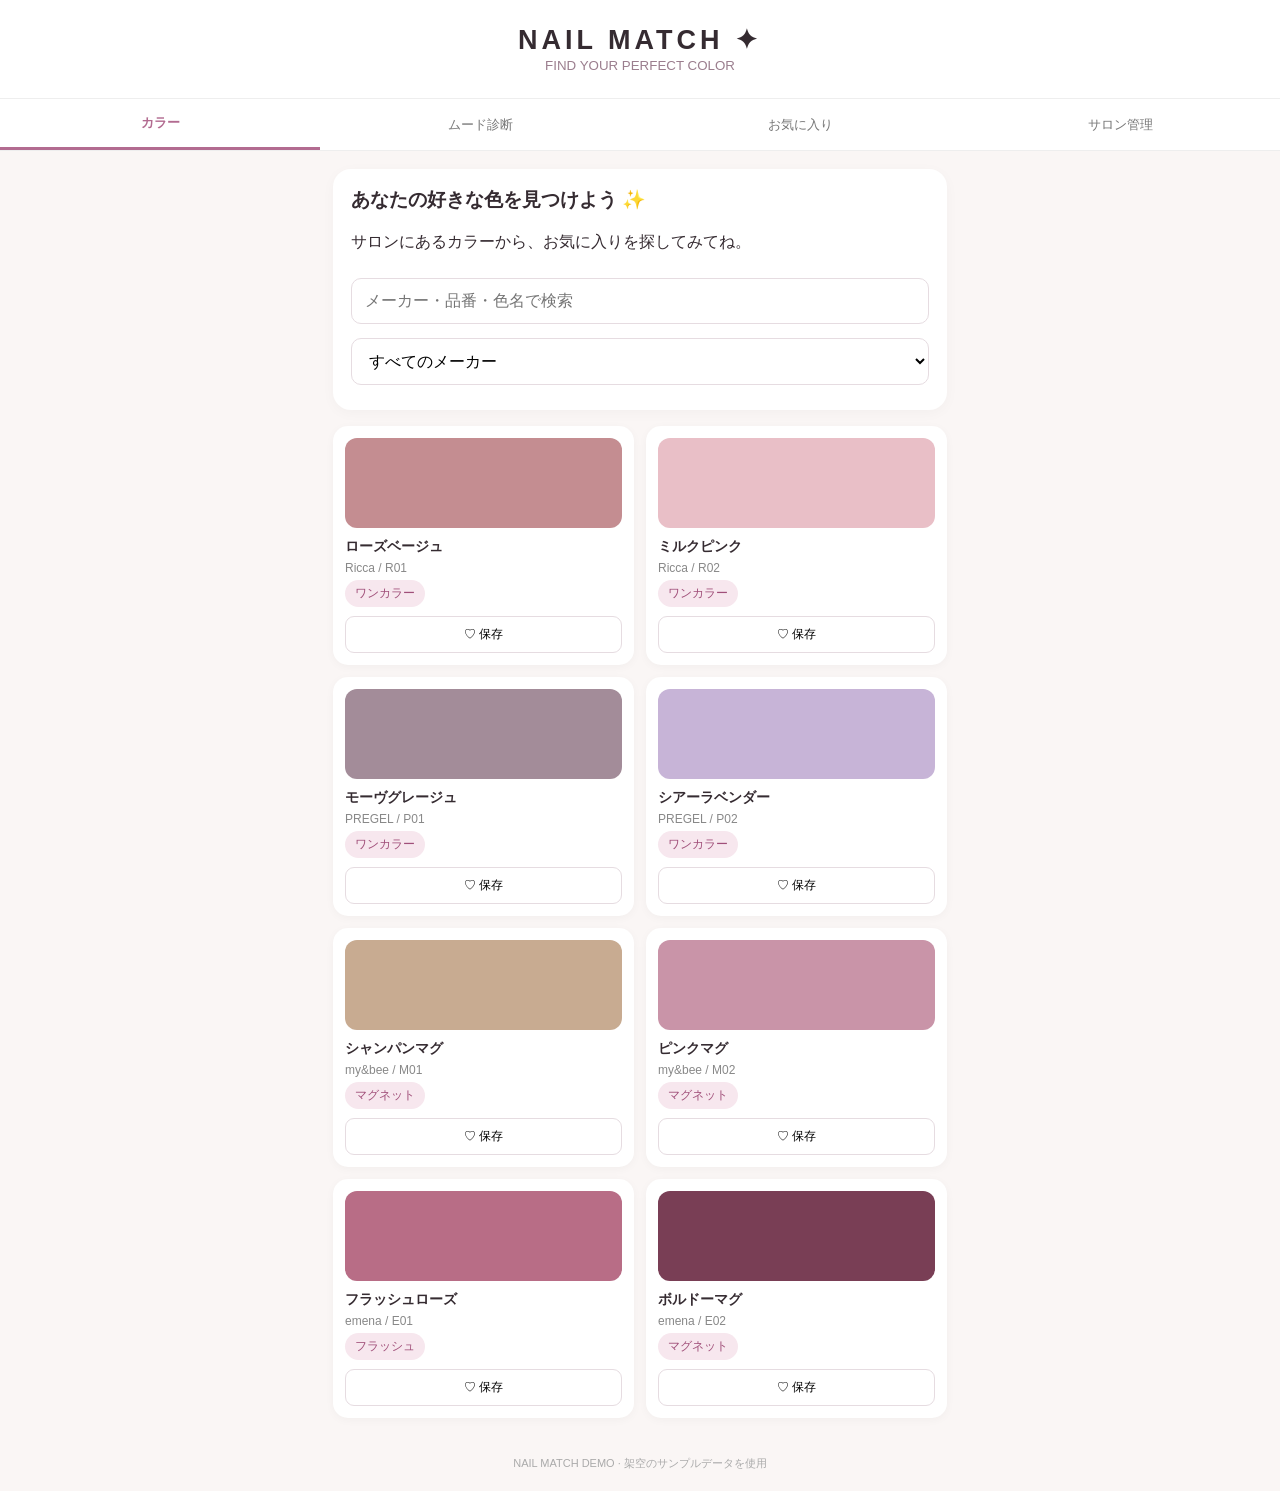
<file: index.html>
<!DOCTYPE html>
<html lang="ja">
<head>
<meta charset="UTF-8">
<meta name="viewport" content="width=device-width,initial-scale=1">
<title>NAIL MATCH</title>
<style>
*{box-sizing:border-box}
body{margin:0;background:#faf6f5;color:#352b31;font-family:-apple-system,BlinkMacSystemFont,sans-serif}
header{background:#fff;padding:24px 18px;text-align:center;border-bottom:1px solid #eee}
h1{margin:0;font-size:27px;letter-spacing:4px}
small{color:#9b7e8e}
nav{display:flex;background:white;position:sticky;top:0;z-index:2;border-bottom:1px solid #eee}
nav button{flex:1;border:0;background:white;padding:15px 4px;font-size:13px;color:#777}
nav button.active{color:#b26b90;border-bottom:3px solid #b26b90;font-weight:bold}
main{max-width:650px;margin:auto;padding:18px}
section{display:none}
section.active{display:block}
.panel{background:white;border-radius:18px;padding:18px;margin-bottom:16px;box-shadow:0 3px 14px #00000008}
h2{font-size:19px;margin:0 0 12px}
p{line-height:1.6}
input,select{width:100%;padding:13px;margin:7px 0;border:1px solid #e6dce1;border-radius:10px;font-size:16px;background:white}
button{cursor:pointer}
.primary{background:#b26b90;color:white;border:0;border-radius:12px;padding:13px 18px;font-weight:bold}
.colors{display:grid;grid-template-columns:repeat(2,1fr);gap:12px}
.color{background:white;border-radius:15px;padding:12px;box-shadow:0 2px 10px #00000009}
.swatch{height:90px;border-radius:12px;margin-bottom:10px}
.name{font-weight:bold;font-size:14px}
.meta{font-size:12px;color:#888;margin:5px 0}
.actions{display:flex;gap:6px;margin-top:9px}
.actions button{flex:1;padding:9px 4px;border:1px solid #e6dce1;border-radius:9px;background:#fff;font-size:12px}
.actions button.chosen{background:#f9e4ef;color:#a04477}
.tag{display:inline-block;background:#f7e7ee;border-radius:20px;padding:5px 10px;font-size:12px;color:#a04f79}
.empty{text-align:center;color:#888;padding:20px}
footer{text-align:center;color:#aaa;font-size:11px;padding:20px}
</style>
</head>
<body>
<header>
<h1>NAIL MATCH ✦</h1>
<small>FIND YOUR PERFECT COLOR</small>
</header>
<nav>
<button class="active" onclick="tab('discover',this)">カラー</button>
<button onclick="tab('match',this)">ムード診断</button>
<button onclick="tab('favorites',this)">お気に入り</button>
<button onclick="tab('salon',this)">サロン管理</button>
</nav>
<main>
<section id="discover" class="active">
<div class="panel">
<h2>あなたの好きな色を見つけよう ✨</h2>
<p>サロンにあるカラーから、お気に入りを探してみてね。</p>
<input id="search" placeholder="メーカー・品番・色名で検索" oninput="render()">
<select id="brand" onchange="render()">
<option value="">すべてのメーカー</option>
<option>Ricca</option>
<option>PREGEL</option>
<option>my&bee</option>
<option>emena</option>
<option>その他</option>
</select>
</div>
<div id="catalog" class="colors"></div>
</section>
<section id="match">
<div class="panel">
<h2>AI MOOD MATCH ✨</h2>
<p>今日の気分から、似合いそうなカラーを探そう。</p>
<select id="mood">
<option value="office">上品・オフィス</option>
<option value="cute">かわいい・ナチュラル</option>
<option value="glam">華やか・キラキラ</option>
<option value="cool">大人っぽい・クール</option>
</select>
<button class="primary" onclick="recommend()">おすすめを見る ✦</button>
</div>
<div id="results" class="colors"></div>
</section>
<section id="favorites">
<div class="panel"><h2>MY COLORS ♡</h2><p>お気に入りにしたカラーを保存しておけるよ。</p></div>
<div id="saved" class="colors"></div>
</section>
<section id="salon">
<div class="panel">
<h2>サロン管理</h2>
<p>共通マスタから取り扱いカラーを登録。</p>
<div id="inventory"></div>
</div>
<div class="panel">
<h2>新しいジェルを追加</h2>
<input id="newbrand" placeholder="メーカー名">
<input id="newcode" placeholder="品番">
<input id="newname" placeholder="カラー名">
<select id="newtype">
<option value="one">通常カラー</option>
<option value="mag">マグネット</option>
<option value="flash">フラッシュ</option>
</select>
<input id="newcolor" type="color" value="#cfa1b1">
<button class="primary" onclick="addColor()">マスタに仮登録する</button>
</div>
</section>
</main>
<footer>NAIL MATCH DEMO · 架空のサンプルデータを使用</footer>
<script>
const initial=[
{id:1,brand:"Ricca",code:"R01",name:"ローズベージュ",hex:"#c48d91",type:"one",moods:["office","cute"]},
{id:2,brand:"Ricca",code:"R02",name:"ミルクピンク",hex:"#e9bfc7",type:"one",moods:["cute","office"]},
{id:3,brand:"PREGEL",code:"P01",name:"モーヴグレージュ",hex:"#a38c99",type:"one",moods:["cool","office"]},
{id:4,brand:"PREGEL",code:"P02",name:"シアーラベンダー",hex:"#c7b4d7",type:"one",moods:["cute","cool"]},
{id:5,brand:"my&bee",code:"M01",name:"シャンパンマグ",hex:"#c8ab91",type:"mag",moods:["glam","office"]},
{id:6,brand:"my&bee",code:"M02",name:"ピンクマグ",hex:"#c994a8",type:"mag",moods:["cute","glam"]},
{id:7,brand:"emena",code:"E01",name:"フラッシュローズ",hex:"#b86d86",type:"flash",moods:["glam","cute"]},
{id:8,brand:"emena",code:"E02",name:"ボルドーマグ",hex:"#793e55",type:"mag",moods:["cool","glam"]}
];
function load(key,fallback){
try{const v=JSON.parse(localStorage.getItem(key));return v===null?fallback:v}catch(e){return fallback}
}
let colors=load("nm_colors",initial);
let favorites=load("nm_favorites",[]);
let inventory=load("nm_inventory",initial.map(c=>c.id));
function save(){
try{
localStorage.setItem("nm_colors",JSON.stringify(colors));
localStorage.setItem("nm_favorites",JSON.stringify(favorites));
localStorage.setItem("nm_inventory",JSON.stringify(inventory))
}catch(e){}
}
function tab(id,btn){
document.querySelectorAll("section").forEach(s=>s.classList.toggle("active",s.id===id));
document.querySelectorAll("nav button").forEach(b=>b.classList.remove("active"));
btn.classList.add("active");
render()
}
function card(c){
const liked=favorites.includes(c.id);
return `<div class="color">
<div class="swatch" style="background:${c.hex}"></div>
<div class="name">${escapeHTML(c.name)}</div>
<div class="meta">${escapeHTML(c.brand)} / ${escapeHTML(c.code)}</div>
<span class="tag">${c.type==="mag"?"マグネット":c.type==="flash"?"フラッシュ":"ワンカラー"}</span>
<div class="actions">
<button class="${liked?"chosen":""}" onclick="favorite(${c.id})">${liked?"♥ 保存済み":"♡ 保存"}</button>
</div></div>`
}
function escapeHTML(s){
return String(s).replace(/[&<>"']/g,x=>({"&":"&amp;","<":"&lt;",">":"&gt;",'"':"&quot;","'":"&#39;"}[x]))
}
function render(){
const q=document.getElementById("search").value.toLowerCase();
const b=document.getElementById("brand").value;
const available=colors.filter(c=>inventory.includes(c.id));
const found=available.filter(c=>(!b||c.brand===b)&&[c.brand,c.code,c.name].join(" ").toLowerCase().includes(q));
document.getElementById("catalog").innerHTML=found.map(card).join("")||'<div class="empty">カラーがありません</div>';
document.getElementById("saved").innerHTML=available.filter(c=>favorites.includes(c.id)).map(card).join("")||'<div class="empty">まだお気に入りがありません</div>';
document.getElementById("inventory").innerHTML=colors.map(c=>`<label style="display:block;padding:9px;border-bottom:1px solid #eee"><input style="width:auto;margin-right:9px" type="checkbox" ${inventory.includes(c.id)?"checked":""} onchange="toggleStock(${c.id})">${escapeHTML(c.brand)} ${escapeHTML(c.code)} / ${escapeHTML(c.name)}</label>`).join("");
}
function favorite(id){
favorites=favorites.includes(id)?favorites.filter(x=>x!==id):[...favorites,id];
save();render();
const result=document.getElementById("results");
if(result.dataset.mood)recommend()
}
function toggleStock(id){
inventory=inventory.includes(id)?inventory.filter(x=>x!==id):[...inventory,id];
save();render()
}
function recommend(){
const mood=document.getElementById("mood").value;
const found=colors.filter(c=>inventory.includes(c.id)&&c.moods.includes(mood));
const el=document.getElementById("results");
el.dataset.mood=mood;
el.innerHTML=found.slice(0,4).map(card).join("")||'<div class="empty">候補がありません</div>'
}
function addColor(){
const brand=document.getElementById("newbrand").value.trim();
const code=document.getElementById("newcode").value.trim();
const name=document.getElementById("newname").value.trim();
if(!brand||!code||!name){alert("メーカー・品番・カラー名を入力してください");return}
if(colors.some(c=>c.brand.toLowerCase()===brand.toLowerCase()&&c.code.toLowerCase()===code.toLowerCase())){
alert("同じメーカー・品番がすでに登録されています");return
}
const type=document.getElementById("newtype").value;
const hex=document.getElementById("newcolor").value;
const id=Math.max(0,...colors.map(c=>c.id))+1;
colors.push({id,brand,code,name,hex,type,moods:type==="one"?["office","cute","cool"]:["glam","cute"]});
inventory.push(id);save();render();
document.getElementById("newbrand").value="";
document.getElementById("newcode").value="";
document.getElementById("newname").value="";
alert("仮登録しました！カラー一覧にも表示されます")
}
render();
</script>
</body>
</html>
</file>
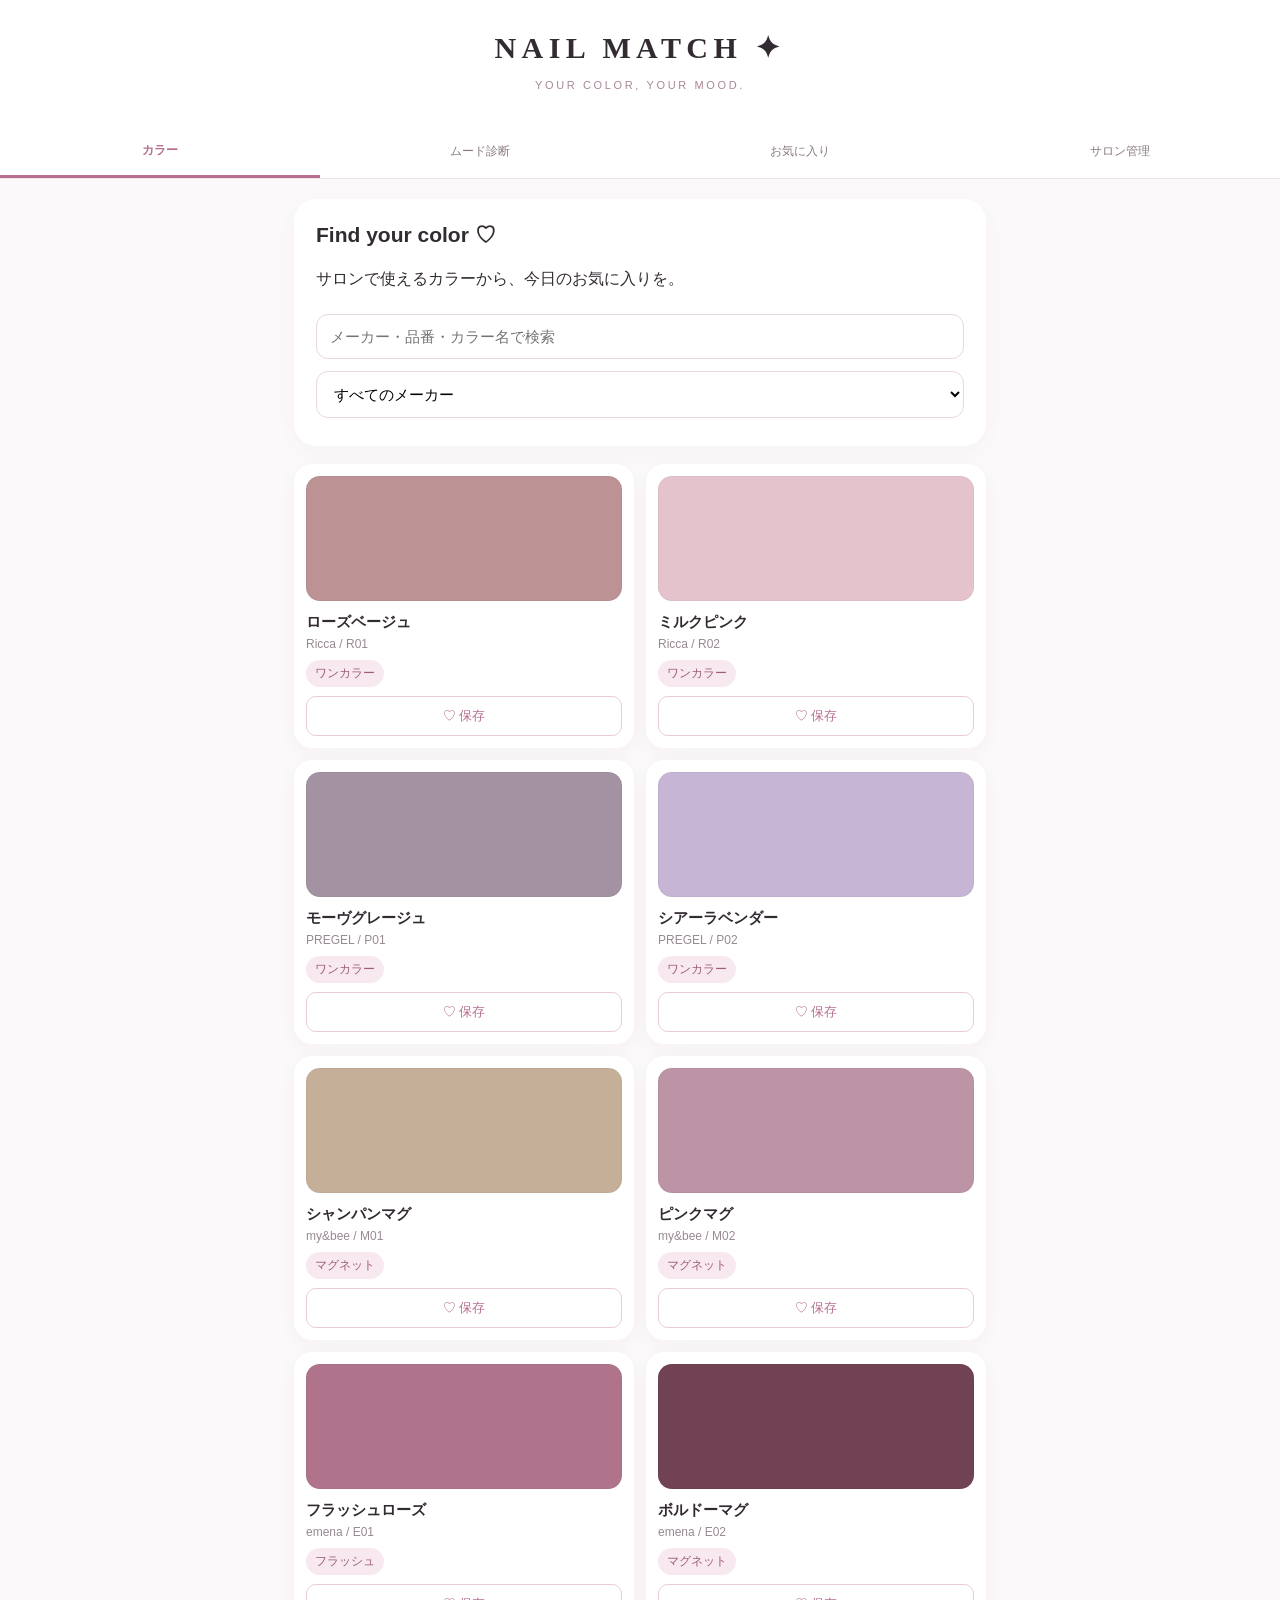
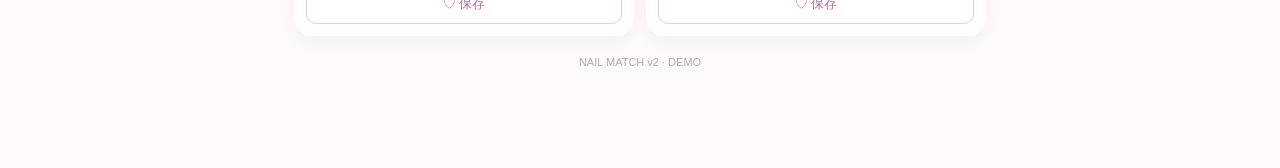
<file: v2.html>
<!doctype html>
<html lang="ja">
<head>
<meta charset="utf-8">
<meta name="viewport" content="width=device-width,initial-scale=1">
<title>NAIL MATCH v2</title>
<style>
:root{
  --ink:#332b32;
  --rose:#b76e91;
  --pale:#fff4f8;
  --line:#f1e2e9;
}
*{box-sizing:border-box}
body{
  margin:0;
  background:#fcf9fa;
  color:var(--ink);
  font-family:-apple-system,BlinkMacSystemFont,
  'Hiragino Kaku Gothic ProN',sans-serif;
}
header{
  text-align:center;
  padding:30px 12px 20px;
  background:white;
}
h1{
  font-family:Georgia,serif;
  letter-spacing:.18em;
  font-size:30px;
  margin:0;
}
header p{
  font-size:11px;
  letter-spacing:.24em;
  color:#a88798;
}
nav{
  display:flex;
  background:white;
  position:sticky;
  top:0;
  z-index:2;
  border-bottom:1px solid var(--line);
}
nav button{
  flex:1;
  background:white;
  border:0;
  padding:16px 3px;
  color:#8a7c85;
  font-size:12px;
}
nav button.active{
  color:var(--rose);
  border-bottom:3px solid var(--rose);
  font-weight:bold;
}
main{
  max-width:720px;
  margin:auto;
  padding:20px 14px 80px;
}
.panel{
  background:white;
  padding:22px;
  border-radius:22px;
  margin-bottom:18px;
  box-shadow:0 5px 24px #50304808;
}
h2{font-size:21px;margin:0 0 12px}
p{line-height:1.7}
input,select{
  width:100%;
  border:1px solid #e7d9e0;
  border-radius:12px;
  background:white;
  padding:13px;
  margin:6px 0;
  font-size:15px;
}
button{cursor:pointer}
.primary{
  border:0;
  background:var(--rose);
  color:white;
  padding:13px 20px;
  border-radius:12px;
  font-weight:bold;
  margin-top:8px;
}
.grid{
  display:grid;
  grid-template-columns:repeat(2,minmax(0,1fr));
  gap:12px;
}
.tile{
  background:white;
  border-radius:18px;
  padding:12px;
  box-shadow:0 4px 20px #5030480a;
}
.swatch{
  height:125px;
  border-radius:14px;
  border:1px solid #00000009;
}
.tile h3{font-size:15px;margin:12px 0 5px}
.meta{color:#988a93;font-size:12px}
.tag{
  display:inline-block;
  background:#f8e9f0;
  color:#9e5c7d;
  padding:5px 9px;
  border-radius:30px;
  font-size:12px;
  margin:9px 0;
}
.save{
  width:100%;
  border:1px solid #e9cbd9;
  background:white;
  color:var(--rose);
  padding:10px;
  border-radius:10px;
}
.save.saved{background:#f8e9f0}
.hidden{display:none}
.row{
  display:flex;
  align-items:center;
  gap:10px;
  padding:10px 0;
  border-bottom:1px solid #f4eaf0;
}
.row input{
  width:20px;
  height:20px;
  accent-color:var(--rose);
}
.row span{flex:1;font-size:14px}
.empty{
  color:#988a93;
  text-align:center;
  padding:30px;
}
.note{font-size:12px;color:#9b8994}
footer{
  text-align:center;
  color:#b7a8b0;
  font-size:11px;
  padding:20px;
}
</style>
</head>
<body>

<header>
  <h1>NAIL MATCH ✦</h1>
  <p>YOUR COLOR, YOUR MOOD.</p>
</header>

<nav>
  <button class="active" data-tab="colors">カラー</button>
  <button data-tab="mood">ムード診断</button>
  <button data-tab="favorites">お気に入り</button>
  <button data-tab="admin">サロン管理</button>
</nav>

<main>
<section id="colors">
  <div class="panel">
    <h2>Find your color ♡</h2>
    <p>サロンで使えるカラーから、今日のお気に入りを。</p>
    <input id="search" placeholder="メーカー・品番・カラー名で検索">
    <select id="brand">
      <option value="">すべてのメーカー</option>
    </select>
  </div>
  <div class="grid" id="colorGrid"></div>
</section>

<section id="mood" class="hidden">
  <div class="panel">
    <h2>MOOD MATCH ✧</h2>
    <p>今日の気分に合わせてカラーを提案。</p>
    <select id="moodSelect">
      <option value="office">上品・オフィス</option>
      <option value="natural">かわいい・ナチュラル</option>
      <option value="sparkle">華やか・キラキラ</option>
      <option value="cool">クール・モード</option>
    </select>
    <button class="primary" id="recommend">おすすめを見る ✦</button>
  </div>
  <div class="grid" id="moodGrid"></div>
</section>

<section id="favorites" class="hidden">
  <div class="panel">
    <h2>MY COLORS ♡</h2>
    <p>保存したカラーをいつでもチェック。</p>
  </div>
  <div class="grid" id="favGrid"></div>
</section>

<section id="admin" class="hidden">
  <div class="panel">
    <h2>サロン管理</h2>
    <p>チェックしたジェルだけがお客様画面に表示されます。</p>
    <div id="stockList"></div>
  </div>

  <div class="panel">
    <h2>新しいジェルを追加</h2>
    <input id="newBrand" placeholder="メーカー名（例：Ricca）">
    <input id="newCode" placeholder="品番（例：R10）">
    <input id="newName" placeholder="カラー名">

    <select id="newType">
      <option value="ワンカラー">ワンカラー</option>
      <option value="マグネット">マグネット</option>
      <option value="フラッシュ">フラッシュ</option>
      <option value="ラメ">ラメ</option>
    </select>

    <label class="note">カラーの近似色を選択</label>
    <input id="newHex" type="color" value="#d9a6bb"
      style="height:54px;padding:5px">

    <select id="newMood">
      <option value="natural">かわいい・ナチュラル</option>
      <option value="office">上品・オフィス</option>
      <option value="sparkle">華やか・キラキラ</option>
      <option value="cool">クール・モード</option>
    </select>

    <button class="primary" id="add">ジェルを登録する ＋</button>
    <p class="note">
      ※この端末・ブラウザ内に仮保存します。
      他の端末とは同期されません。
    </p>
  </div>

  <button id="reset" class="save">サンプルデータに戻す</button>
</section>

<footer>NAIL MATCH v2 · DEMO</footer>
</main>

<script>
const samples = [
  ['Ricca','R01','ローズベージュ','ワンカラー','#bc9294','office'],
  ['Ricca','R02','ミルクピンク','ワンカラー','#e4c3cd','natural'],
  ['PREGEL','P01','モーヴグレージュ','ワンカラー','#a393a2','office'],
  ['PREGEL','P02','シアーラベンダー','ワンカラー','#c6b5d5','natural'],
  ['my&bee','M01','シャンパンマグ','マグネット','#c6af98','sparkle'],
  ['my&bee','M02','ピンクマグ','マグネット','#bd94a5','sparkle'],
  ['emena','E01','フラッシュローズ','フラッシュ','#af748b','sparkle'],
  ['emena','E02','ボルドーマグ','マグネット','#714154','cool']
];

const base = samples.map((s,i)=>({
  id:'sample-'+i,
  brand:s[0],
  code:s[1],
  name:s[2],
  type:s[3],
  hex:s[4],
  mood:s[5],
  enabled:true
}));

function load(key,fallback){
  try{
    let v=JSON.parse(localStorage.getItem(key));
    return Array.isArray(v)?v:fallback;
  }catch{
    return fallback;
  }
}

let colors=load('nm_v2_colors',base);
let favorites=load('nm_v2_favorites',[]);
let selectedMood=null;

const $=id=>document.getElementById(id);

const save=()=>{
  localStorage.setItem('nm_v2_colors',JSON.stringify(colors));
  localStorage.setItem('nm_v2_favorites',JSON.stringify(favorites));
};

const escapeHTML=s=>String(s).replace(/[&<>"']/g,c=>({
  '&':'&amp;',
  '<':'&lt;',
  '>':'&gt;',
  '"':'&quot;',
  "'":'&#39;'
}[c]));

function card(c){
  let liked=favorites.includes(c.id);
  return `
    <article class="tile">
      <div class="swatch"
        style="background:${/^#[0-9a-fA-F]{6}$/.test(c.hex)?c.hex:'#ddd'}">
      </div>
      <h3>${escapeHTML(c.name)}</h3>
      <div class="meta">
        ${escapeHTML(c.brand)} / ${escapeHTML(c.code)}
      </div>
      <span class="tag">${escapeHTML(c.type)}</span>
      <button class="save ${liked?'saved':''}"
        data-fav="${escapeHTML(c.id)}">
        ${liked?'♥ 保存済み':'♡ 保存'}
      </button>
    </article>`;
}

function showGrid(id,items){
  $(id).innerHTML=items.length
    ?items.map(card).join('')
    :'<div class="empty">該当するカラーがありません</div>';
}

function render(){
  let active=colors.filter(c=>c.enabled);
  let brands=[...new Set(active.map(c=>c.brand))].sort();
  let previous=$('brand').value;

  $('brand').innerHTML=
    '<option value="">すべてのメーカー</option>'+
    brands.map(b=>`<option value="${escapeHTML(b)}">${escapeHTML(b)}</option>`).join('');

  $('brand').value=brands.includes(previous)?previous:'';

  let q=$('search').value.trim().toLowerCase();
  let b=$('brand').value;

  showGrid('colorGrid',active.filter(c=>
    (!b||c.brand===b)&&
    [c.brand,c.code,c.name].join(' ').toLowerCase().includes(q)
  ));

  showGrid('favGrid',colors.filter(c=>favorites.includes(c.id)));

  showGrid('moodGrid',selectedMood
    ?active.filter(c=>c.mood===selectedMood)
    :[]);

  $('stockList').innerHTML=colors.map(c=>`
    <label class="row">
      <input type="checkbox" data-stock="${escapeHTML(c.id)}"
        ${c.enabled?'checked':''}>
      <span>
        ${escapeHTML(c.brand)} ${escapeHTML(c.code)} /
        ${escapeHTML(c.name)}
      </span>
    </label>
  `).join('');
}

document.querySelectorAll('nav button').forEach(btn=>
  btn.addEventListener('click',()=>{
    document.querySelectorAll('nav button').forEach(b=>
      b.classList.toggle('active',b===btn)
    );
    document.querySelectorAll('main section').forEach(s=>
      s.classList.toggle('hidden',s.id!==btn.dataset.tab)
    );
    render();
  })
);

$('search').addEventListener('input',render);

$('brand').addEventListener('change',()=>{
  let q=$('search').value.trim().toLowerCase();
  let b=$('brand').value;
  showGrid('colorGrid',colors.filter(c=>
    c.enabled&&(!b||c.brand===b)&&
    [c.brand,c.code,c.name].join(' ').toLowerCase().includes(q)
  ));
});

$('recommend').addEventListener('click',()=>{
  selectedMood=$('moodSelect').value;
  render();
});

document.addEventListener('click',e=>{
  let btn=e.target.closest('[data-fav]');
  if(!btn)return;

  let id=btn.dataset.fav;
  favorites=favorites.includes(id)
    ?favorites.filter(x=>x!==id)
    :[...favorites,id];

  save();
  render();
});

$('stockList').addEventListener('change',e=>{
  let id=e.target.dataset.stock;
  if(!id)return;

  let c=colors.find(c=>c.id===id);
  if(c){
    c.enabled=e.target.checked;
    save();
    render();
  }
});

$('add').addEventListener('click',()=>{
  let brand=$('newBrand').value.trim();
  let code=$('newCode').value.trim();
  let name=$('newName').value.trim();

  if(!brand||!code||!name){
    alert('メーカー・品番・カラー名を入力してください');
    return;
  }

  if(colors.some(c=>
    c.brand.toLowerCase()===brand.toLowerCase()&&
    c.code.toLowerCase()===code.toLowerCase()
  )){
    alert('このメーカーと品番は登録済みです');
    return;
  }

  colors.push({
    id:'custom-'+Date.now(),
    brand,code,name,
    type:$('newType').value,
    hex:$('newHex').value,
    mood:$('newMood').value,
    enabled:true
  });

  save();
  ['newBrand','newCode','newName'].forEach(id=>$(id).value='');
  render();
  alert('登録しました！カラー一覧に表示されます');
});

$('reset').addEventListener('click',()=>{
  if(confirm('登録内容とお気に入りを初期化しますか？')){
    colors=structuredClone(base);
    favorites=[];
    selectedMood=null;
    save();
    render();
  }
});

render();
</script>
</body>
</html>
</file>
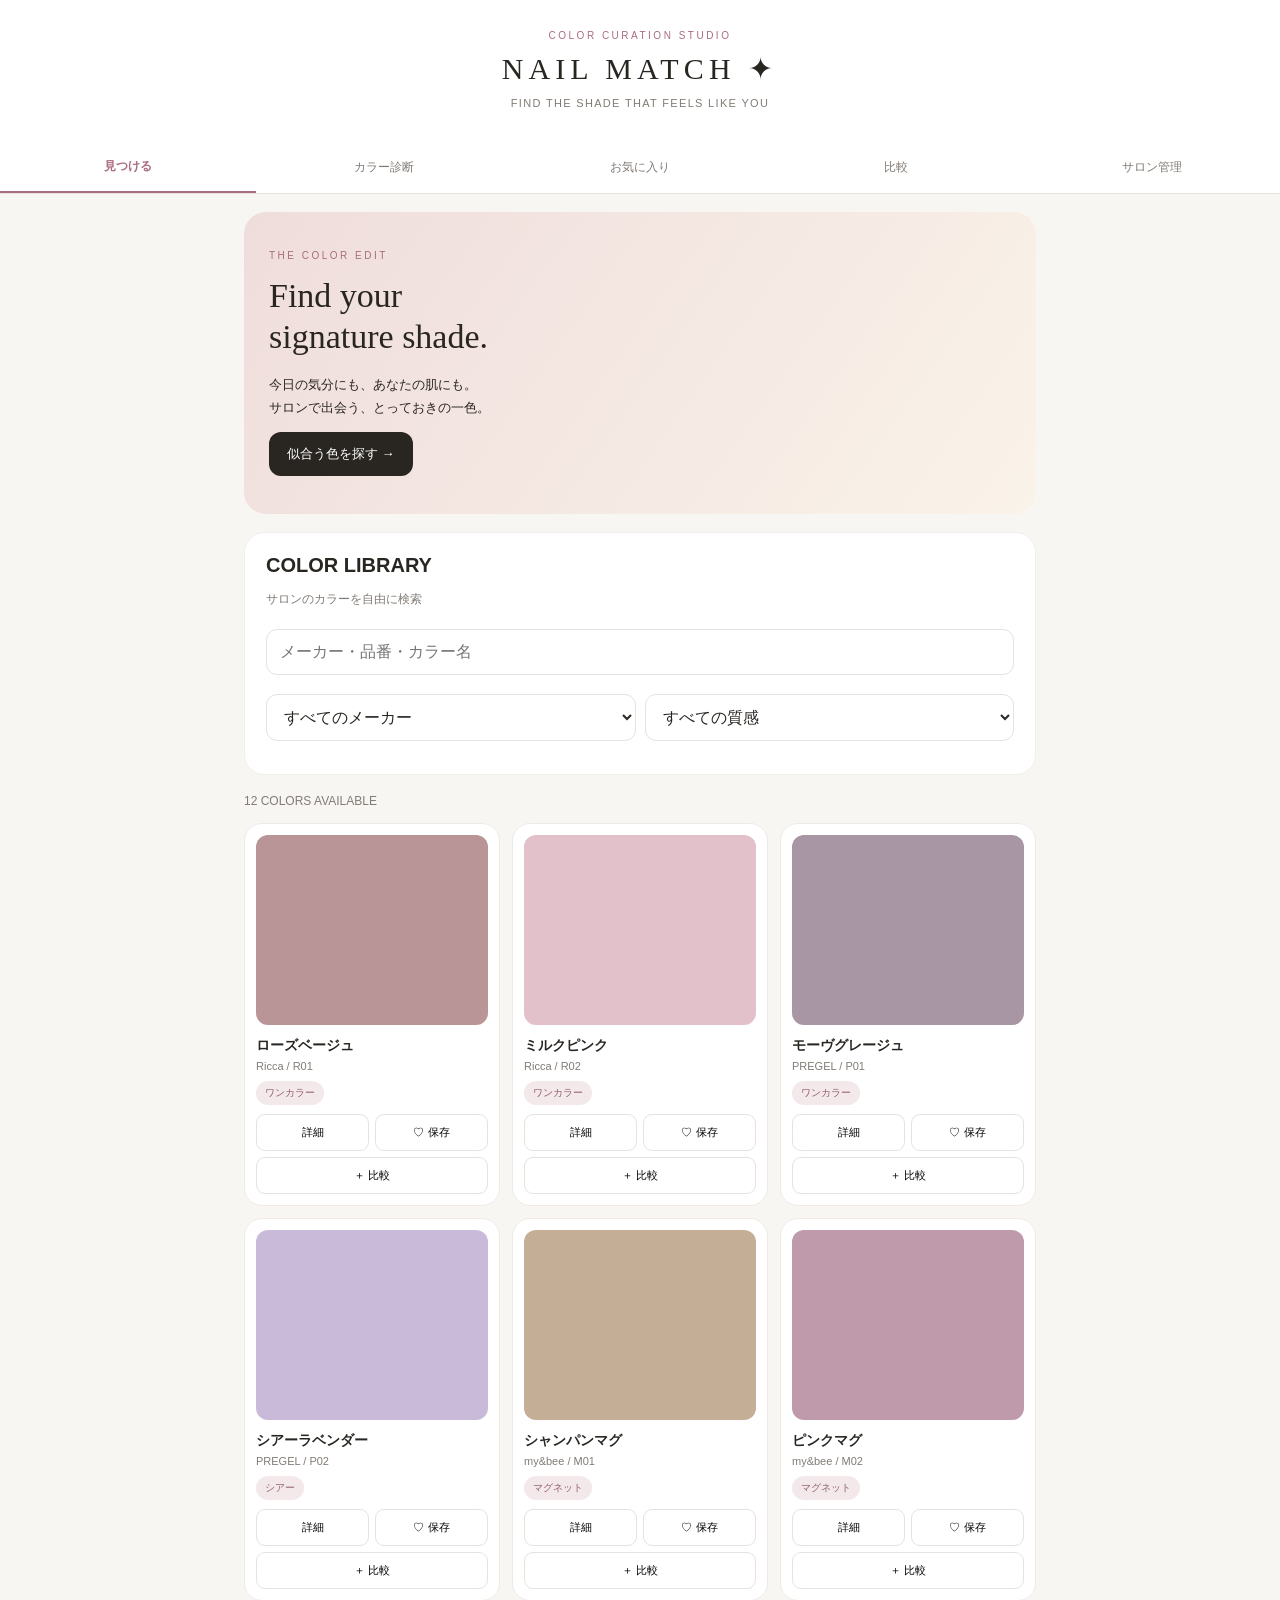
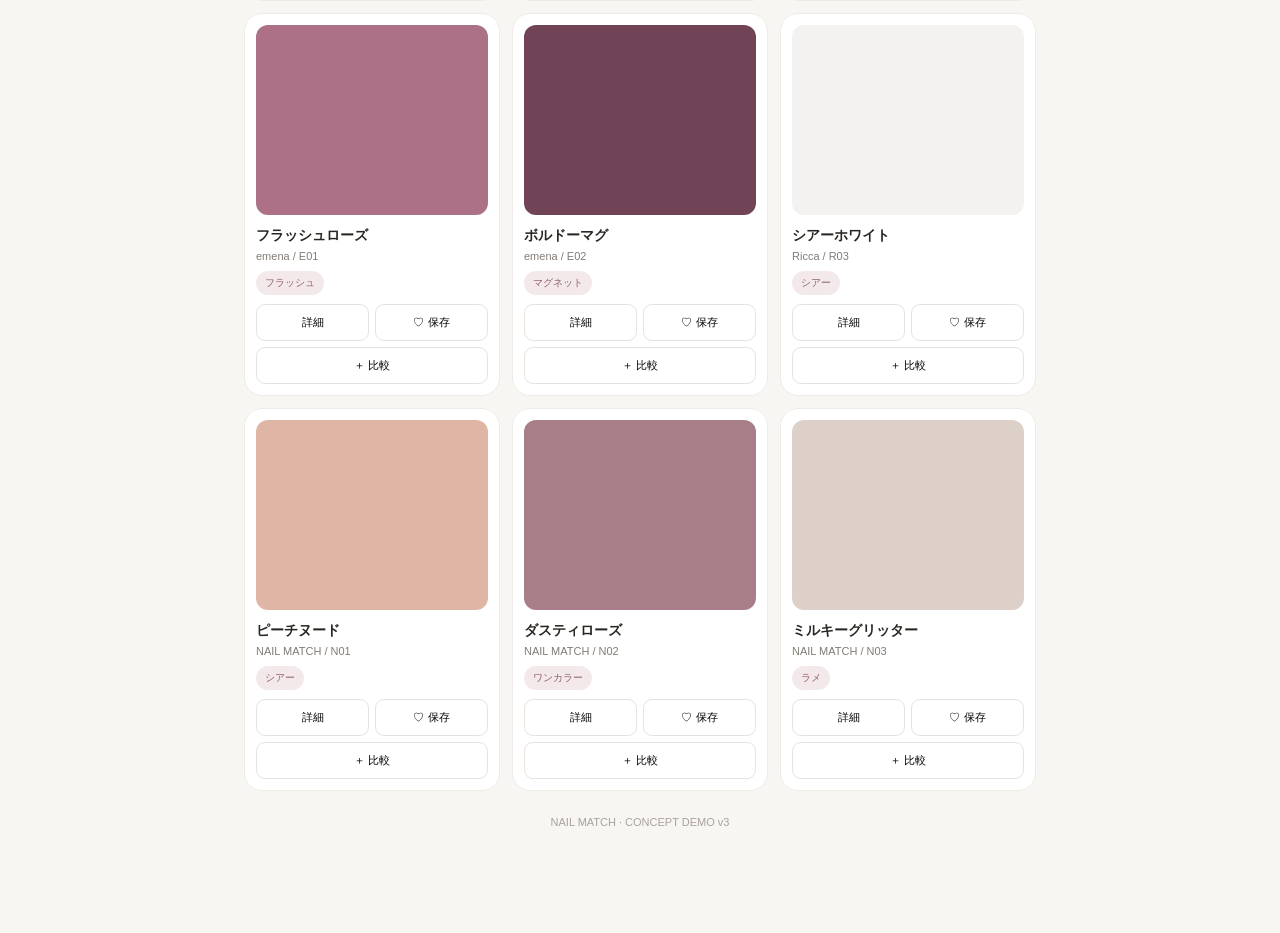
<file: v3.html>
<!DOCTYPE html>
<html lang="ja">
<head>
<meta charset="UTF-8">
<meta name="viewport" content="width=device-width, initial-scale=1">
<title>NAIL MATCH v3</title>
<style>
:root {
  --bg: #f8f6f3;
  --white: #ffffff;
  --ink: #292622;
  --muted: #827b75;
  --rose: #a96d7e;
  --soft: #f3e9eb;
  --line: #e8e2de;
}
* { box-sizing: border-box; }
body {
  margin: 0;
  background: var(--bg);
  color: var(--ink);
  font-family: -apple-system, BlinkMacSystemFont,
    "Hiragino Kaku Gothic ProN", sans-serif;
}
button, input, select, textarea {
  font: inherit;
}
button { cursor: pointer; }
header {
  background: white;
  text-align: center;
  padding: 30px 12px 22px;
}
.eyebrow {
  color: var(--rose);
  font-size: 10px;
  letter-spacing: .25em;
}
h1 {
  font: 500 30px Georgia, serif;
  letter-spacing: .17em;
  margin: 10px 0;
}
header p {
  color: var(--muted);
  font-size: 11px;
  letter-spacing: .12em;
}
nav {
  position: sticky;
  top: 0;
  z-index: 5;
  display: flex;
  overflow-x: auto;
  background: white;
  border-bottom: 1px solid var(--line);
}
nav button {
  flex: 1;
  min-width: 72px;
  border: 0;
  background: white;
  color: var(--muted);
  padding: 16px 4px;
  font-size: 12px;
  white-space: nowrap;
}
nav button.active {
  color: var(--rose);
  font-weight: bold;
  border-bottom: 2px solid var(--rose);
}
main {
  max-width: 820px;
  margin: auto;
  padding: 18px 14px 80px;
}
.page { display: none; }
.page.active { display: block; }
.hero {
  background: linear-gradient(125deg,#efdddc,#faf3e9);
  border-radius: 22px;
  padding: 38px 25px;
  margin-bottom: 18px;
}
.hero h2 {
  font: 500 34px Georgia, serif;
  line-height: 1.2;
  margin: 15px 0;
}
.hero p { font-size: 13px; line-height: 1.8; }
.panel {
  background: white;
  border-radius: 20px;
  padding: 21px;
  margin-bottom: 16px;
  border: 1px solid #f1edeb;
}
.panel h2 { margin: 0 0 12px; font-size: 20px; }
.sub {
  color: var(--muted);
  font-size: 12px;
  line-height: 1.7;
}
.field {
  width: 100%;
  border: 1px solid var(--line);
  border-radius: 11px;
  background: white;
  padding: 13px;
  margin: 7px 0 12px;
  color: var(--ink);
}
.filters {
  display: grid;
  grid-template-columns: 1fr 1fr;
  gap: 9px;
}
.btn {
  background: var(--ink);
  color: white;
  border: 0;
  border-radius: 12px;
  padding: 13px 18px;
  font-size: 13px;
}
.btn.light {
  background: var(--soft);
  color: #825665;
}
.btn.outline {
  background: white;
  border: 1px solid var(--line);
  color: var(--ink);
}
.grid {
  display: grid;
  grid-template-columns: repeat(2,minmax(0,1fr));
  gap: 12px;
}
.tile {
  background: white;
  padding: 11px;
  border-radius: 18px;
  border: 1px solid #f0eae7;
}
.visual {
  height: 160px;
  border-radius: 12px;
  overflow: hidden;
  background: #f4ecee;
}
.visual img {
  width: 100%;
  height: 100%;
  object-fit: cover;
}
.tile h3 { font-size: 14px; margin: 12px 0 5px; }
.meta { color: var(--muted); font-size: 11px; }
.pill {
  display: inline-block;
  background: var(--soft);
  color: #945f70;
  padding: 5px 9px;
  border-radius: 20px;
  font-size: 10px;
  margin: 9px 0;
}
.actions { display: flex; gap: 6px; }
.actions button {
  flex: 1;
  background: white;
  border: 1px solid var(--line);
  border-radius: 9px;
  padding: 10px 4px;
  font-size: 11px;
}
.actions button.saved {
  background: var(--soft);
  color: var(--rose);
}
.row {
  display: flex;
  align-items: center;
  gap: 9px;
  padding: 12px 0;
  border-bottom: 1px solid var(--line);
}
.row label { flex: 1; font-size: 12px; }
.row input[type="checkbox"] {
  width: 20px;
  height: 20px;
  accent-color: var(--rose);
}
.row button {
  border: 1px solid var(--line);
  background: white;
  border-radius: 8px;
  padding: 8px;
  font-size: 11px;
}
.bar {
  display: flex;
  gap: 8px;
  flex-wrap: wrap;
  margin-top: 12px;
}
.result {
  background: #f6f0ee;
  border-radius: 13px;
  padding: 14px;
  font-size: 12px;
  line-height: 1.8;
  margin: 12px 0;
}
.empty {
  grid-column: 1 / -1;
  text-align: center;
  padding: 30px;
  color: var(--muted);
}
.compareGrid {
  display: grid;
  grid-template-columns: 1fr 1fr;
  gap: 10px;
}
dialog {
  width: min(94vw,500px);
  max-height: 85vh;
  overflow: auto;
  border: 0;
  border-radius: 20px;
  padding: 0;
}
dialog::backdrop { background: #21181a99; }
.modal { padding: 22px; }
.modal .visual { height: 230px; }
.hidden { display: none !important; }
.small { font-size: 11px; color: var(--muted); }
footer {
  text-align: center;
  color: #aaa19b;
  font-size: 11px;
  margin: 25px;
}
@media(min-width:650px) {
  .grid { grid-template-columns: repeat(3,1fr); }
  .visual { height: 190px; }
}
</style>
</head>
<body>

<header>
  <div class="eyebrow">COLOR CURATION STUDIO</div>
  <h1>NAIL MATCH ✦</h1>
  <p>FIND THE SHADE THAT FEELS LIKE YOU</p>
</header>

<nav id="nav">
  <button class="active" data-page="discover">見つける</button>
  <button data-page="diagnose">カラー診断</button>
  <button data-page="favorites">お気に入り</button>
  <button data-page="compare">比較</button>
  <button data-page="admin">サロン管理</button>
</nav>

<main>

<section id="discover" class="page active">
  <div class="hero">
    <div class="eyebrow">THE COLOR EDIT</div>
    <h2>Find your<br>signature shade.</h2>
    <p>今日の気分にも、あなたの肌にも。<br>
    サロンで出会う、とっておきの一色。</p>
    <button class="btn" data-go="diagnose">
      似合う色を探す →
    </button>
  </div>

  <div class="panel">
    <h2>COLOR LIBRARY</h2>
    <p class="sub">サロンのカラーを自由に検索</p>
    <input class="field" id="search"
      placeholder="メーカー・品番・カラー名">

    <div class="filters">
      <select class="field" id="brand">
        <option value="">すべてのメーカー</option>
      </select>
      <select class="field" id="finish">
        <option value="">すべての質感</option>
        <option>ワンカラー</option>
        <option>シアー</option>
        <option>マグネット</option>
        <option>フラッシュ</option>
        <option>ラメ</option>
      </select>
    </div>
  </div>

  <p class="sub" id="count"></p>
  <div class="grid" id="catalog"></div>
</section>

<section id="diagnose" class="page">
  <div class="panel">
    <div class="eyebrow">PERSONAL COLOR EDIT</div>
    <h2 style="margin-top:12px">Your shade, your mood.</h2>
    <p class="sub">3つの質問からおすすめカラーを提案。</p>

    <label class="small">肌の印象</label>
    <select class="field" id="tone">
      <option value="any">わからない</option>
      <option value="warm">黄み寄り</option>
      <option value="cool">青み寄り</option>
      <option value="neutral">ニュートラル</option>
    </select>

    <label class="small">今日の気分</label>
    <select class="field" id="mood">
      <option value="natural">ナチュラル・かわいい</option>
      <option value="elegant">上品・きれいめ</option>
      <option value="sparkle">華やか・キラキラ</option>
      <option value="mode">モード・大人っぽい</option>
    </select>

    <label class="small">利用シーン</label>
    <select class="field" id="scene">
      <option value="daily">普段使い</option>
      <option value="office">オフィス</option>
      <option value="event">お出かけ・イベント</option>
    </select>

    <button class="btn" id="diagnoseBtn">
      おすすめカラーを表示 ✦
    </button>
    <div class="result hidden" id="diagnoseInfo"></div>
  </div>
  <div class="grid" id="recommendations"></div>
</section>

<section id="favorites" class="page">
  <div class="panel">
    <h2>MY FAVORITES ♡</h2>
    <p class="sub">気になるカラーを保存して比較しよう。</p>
  </div>
  <div class="grid" id="favGrid"></div>
</section>

<section id="compare" class="page">
  <div class="panel">
    <h2>SHADE COMPARISON</h2>
    <p class="sub">気になる2色を並べて比較。</p>
    <button class="btn outline" id="clearCompare">
      比較をクリア
    </button>
  </div>
  <div class="compareGrid" id="compareGrid"></div>
</section>

<section id="admin" class="page">
  <div class="panel">
    <h2>SALON COLOR MANAGER</h2>
    <p class="sub">取り扱いカラーを管理できます。</p>
    <div id="stockList"></div>
  </div>

  <div class="panel">
    <h2 id="formTitle">ジェルを新規登録</h2>

    <input type="hidden" id="editId">
    <input class="field" id="newBrand"
      placeholder="メーカー名">
    <input class="field" id="newCode"
      placeholder="品番">
    <input class="field" id="newName"
      placeholder="カラー名">

    <select class="field" id="newFinish">
      <option>ワンカラー</option>
      <option>シアー</option>
      <option>マグネット</option>
      <option>フラッシュ</option>
      <option>ラメ</option>
    </select>

    <label class="small">色見本</label>
    <input class="field" type="color"
      id="newHex" value="#d3a5b2"
      style="height:55px">

    <label class="small">肌トーンの参考タグ</label>
    <select class="field" id="newTone">
      <option value="neutral">ニュートラル</option>
      <option value="warm">黄み寄り</option>
      <option value="cool">青み寄り</option>
    </select>

    <label class="small">おすすめムード</label>
    <select class="field" id="newMood">
      <option value="natural">ナチュラル</option>
      <option value="elegant">上品</option>
      <option value="sparkle">華やか</option>
      <option value="mode">モード</option>
    </select>

    <label class="small">施術写真（任意）</label>
    <input class="field" type="file"
      accept="image/*" id="newPhoto">

    <div class="bar">
      <button class="btn" id="saveGel">
        カラーを保存
      </button>
      <button class="btn outline" id="cancelEdit">
        入力をクリア
      </button>
    </div>
    <p class="small">
      ※写真・カラーはこのブラウザ内に保存されます。
    </p>
  </div>

  <div class="panel">
    <h2>BACKUP & RESTORE</h2>
    <p class="sub">カラー情報のバックアップと復元</p>
    <div class="bar">
      <button class="btn light" id="exportBtn">
        データを書き出す
      </button>
      <label class="btn outline" for="importFile">
        データを読み込む
      </label>
      <input class="hidden" type="file"
        accept=".json,application/json" id="importFile">
      <button class="btn outline" id="resetBtn">
        初期化
      </button>
    </div>
  </div>
</section>

<footer>NAIL MATCH · CONCEPT DEMO v3</footer>
</main>

<dialog id="detail">
  <div class="modal">
    <div id="detailBody"></div>
    <div class="bar">
      <button class="btn outline" id="closeDetail">
        閉じる
      </button>
    </div>
  </div>
</dialog>

<script>

// =====================================
// NAIL MATCH v3
// PART 2 / COLOR DISCOVERY
// =====================================

// サンプルカラーデータ
const sampleColors = [
  {
    id: "ricca-r01",
    brand: "Ricca",
    code: "R01",
    name: "ローズベージュ",
    finish: "ワンカラー",
    hex: "#ba9597",
    tone: "warm",
    mood: "elegant",
    photo: "",
    available: true
  },
  {
    id: "ricca-r02",
    brand: "Ricca",
    code: "R02",
    name: "ミルクピンク",
    finish: "ワンカラー",
    hex: "#e2c1ca",
    tone: "cool",
    mood: "natural",
    photo: "",
    available: true
  },
  {
    id: "pregel-p01",
    brand: "PREGEL",
    code: "P01",
    name: "モーヴグレージュ",
    finish: "ワンカラー",
    hex: "#a996a5",
    tone: "cool",
    mood: "mode",
    photo: "",
    available: true
  },
  {
    id: "pregel-p02",
    brand: "PREGEL",
    code: "P02",
    name: "シアーラベンダー",
    finish: "シアー",
    hex: "#c8bad8",
    tone: "cool",
    mood: "natural",
    photo: "",
    available: true
  },
  {
    id: "mybee-m01",
    brand: "my&bee",
    code: "M01",
    name: "シャンパンマグ",
    finish: "マグネット",
    hex: "#c5ae96",
    tone: "warm",
    mood: "sparkle",
    photo: "",
    available: true
  },
  {
    id: "mybee-m02",
    brand: "my&bee",
    code: "M02",
    name: "ピンクマグ",
    finish: "マグネット",
    hex: "#bf9aab",
    tone: "cool",
    mood: "sparkle",
    photo: "",
    available: true
  },
  {
    id: "emena-e01",
    brand: "emena",
    code: "E01",
    name: "フラッシュローズ",
    finish: "フラッシュ",
    hex: "#ac7186",
    tone: "cool",
    mood: "sparkle",
    photo: "",
    available: true
  },
  {
    id: "emena-e02",
    brand: "emena",
    code: "E02",
    name: "ボルドーマグ",
    finish: "マグネット",
    hex: "#704456",
    tone: "cool",
    mood: "mode",
    photo: "",
    available: true
  },
  {
    id: "ricca-r03",
    brand: "Ricca",
    code: "R03",
    name: "シアーホワイト",
    finish: "シアー",
    hex: "#f4f1f1",
    tone: "neutral",
    mood: "natural",
    photo: "",
    available: true
  },
  {
    id: "demo-n01",
    brand: "NAIL MATCH",
    code: "N01",
    name: "ピーチヌード",
    finish: "シアー",
    hex: "#dfb5a6",
    tone: "warm",
    mood: "natural",
    photo: "",
    available: true
  },
  {
    id: "demo-n02",
    brand: "NAIL MATCH",
    code: "N02",
    name: "ダスティローズ",
    finish: "ワンカラー",
    hex: "#a87e89",
    tone: "neutral",
    mood: "elegant",
    photo: "",
    available: true
  },
  {
    id: "demo-n03",
    brand: "NAIL MATCH",
    code: "N03",
    name: "ミルキーグリッター",
    finish: "ラメ",
    hex: "#ddd0c8",
    tone: "neutral",
    mood: "sparkle",
    photo: "",
    available: true
  }
];

// =====================================
// STORAGE
// =====================================

const STORAGE_KEY = "nailmatch_v3_colors";
const FAVORITES_KEY = "nailmatch_v3_favorites";

function readStorage(key, fallback) {
  try {
    const raw = localStorage.getItem(key);
    return raw ? JSON.parse(raw) : fallback;
  } catch (error) {
    console.warn("Storage error:", error);
    return fallback;
  }
}

let colors = readStorage(
  STORAGE_KEY,
  sampleColors.map(c => ({ ...c }))
);

if (!Array.isArray(colors)) {
  colors = sampleColors.map(c => ({ ...c }));
}

let favorites = readStorage(FAVORITES_KEY, []);

if (!Array.isArray(favorites)) {
  favorites = [];
}

let comparison = [];
let diagnosisResults = null;

function saveColors() {
  try {
    localStorage.setItem(
      STORAGE_KEY,
      JSON.stringify(colors)
    );
    return true;
  } catch (error) {
    alert("保存できませんでした。写真容量などを確認してください。");
    return false;
  }
}

function saveFavorites() {
  try {
    localStorage.setItem(
      FAVORITES_KEY,
      JSON.stringify(favorites)
    );
  } catch (error) {
    console.warn(error);
  }
}

function availableColors() {
  return colors.filter(c => c.available !== false);
}

function byId(id) {
  return colors.find(c => c.id === id);
}

// =====================================
// SECURITY / HELPERS
// =====================================

function escapeHTML(value) {
  return String(value ?? "")
    .replace(/&/g, "&amp;")
    .replace(/</g, "&lt;")
    .replace(/>/g, "&gt;")
    .replace(/"/g, "&quot;")
    .replace(/'/g, "&#39;");
}

function safeHex(value) {
  return /^#[0-9a-fA-F]{6}$/.test(value || "")
    ? value
    : "#e6d9dd";
}

function visualHTML(c) {
  if (
    typeof c.photo === "string" &&
    /^data:image\/(png|jpeg|webp|gif);base64,/i.test(c.photo)
  ) {
    return `<div class="visual">
      <img src="${c.photo}" alt="${escapeHTML(c.name)}">
    </div>`;
  }

  return `<div class="visual"
    style="background:${safeHex(c.hex)}">
  </div>`;
}

function toneLabel(tone) {
  return {
    warm: "黄み寄り",
    cool: "青み寄り",
    neutral: "ニュートラル"
  }[tone] || "未設定";
}

function moodLabel(mood) {
  return {
    natural: "ナチュラル",
    elegant: "上品",
    sparkle: "華やか",
    mode: "モード"
  }[mood] || "未設定";
}

// =====================================
// NAVIGATION
// =====================================

function showPage(pageId) {
  document.querySelectorAll(".page").forEach(page => {
    page.classList.toggle(
      "active",
      page.id === pageId
    );
  });

  document.querySelectorAll("#nav button").forEach(btn => {
    btn.classList.toggle(
      "active",
      btn.dataset.page === pageId
    );
  });

  if (pageId === "discover") renderCatalog();
  if (pageId === "favorites") renderFavorites();
  if (pageId === "compare") renderComparison();
  if (pageId === "admin" &&
      typeof renderStockList === "function") {
    renderStockList();
  }

  window.scrollTo(0, 0);
}

document.querySelectorAll("#nav button").forEach(btn => {
  btn.addEventListener("click", () => {
    showPage(btn.dataset.page);
  });
});

document.querySelectorAll("[data-go]").forEach(btn => {
  btn.addEventListener("click", () => {
    showPage(btn.dataset.go);
  });
});

// =====================================
// COLOR CARD
// =====================================

function colorCard(c) {
  const saved = favorites.includes(c.id);
  const compared = comparison.includes(c.id);

  return `
    <article class="tile">
      ${visualHTML(c)}

      <h3>${escapeHTML(c.name)}</h3>

      <div class="meta">
        ${escapeHTML(c.brand)} /
        ${escapeHTML(c.code)}
      </div>

      <span class="pill">
        ${escapeHTML(c.finish)}
      </span>

      <div class="actions">
        <button data-action="detail"
          data-id="${escapeHTML(c.id)}">
          詳細
        </button>

        <button
          class="${saved ? "saved" : ""}"
          data-action="favorite"
          data-id="${escapeHTML(c.id)}">
          ${saved ? "♥ 保存済" : "♡ 保存"}
        </button>
      </div>

      <div class="actions" style="margin-top:6px">
        <button data-action="compare"
          data-id="${escapeHTML(c.id)}">
          ${compared ? "✓ 比較中" : "＋ 比較"}
        </button>
      </div>
    </article>
  `;
}

// =====================================
// COLOR SEARCH / FILTER
// =====================================

function renderBrandOptions() {
  const select = document.getElementById("brand");
  const previous = select.value;

  const brands = [
    ...new Set(availableColors().map(c => c.brand))
  ].sort();

  select.innerHTML =
    '<option value="">すべてのメーカー</option>';

  brands.forEach(brand => {
    const option = document.createElement("option");
    option.value = brand;
    option.textContent = brand;
    select.appendChild(option);
  });

  if (brands.includes(previous)) {
    select.value = previous;
  }
}

function renderCatalog() {
  renderBrandOptions();

  const query = document.getElementById("search")
    .value.trim().toLowerCase();

  const brand = document.getElementById("brand").value;
  const finish = document.getElementById("finish").value;

  const results = availableColors().filter(c => {
    const text = [
      c.brand,
      c.code,
      c.name
    ].join(" ").toLowerCase();

    return (
      text.includes(query) &&
      (!brand || c.brand === brand) &&
      (!finish || c.finish === finish)
    );
  });

  document.getElementById("count").textContent =
    `${results.length} COLORS AVAILABLE`;

  document.getElementById("catalog").innerHTML =
    results.length
      ? results.map(colorCard).join("")
      : '<div class="empty">該当するカラーがありません。</div>';
}

document.getElementById("search")
  .addEventListener("input", renderCatalog);

document.getElementById("brand")
  .addEventListener("change", renderCatalog);

document.getElementById("finish")
  .addEventListener("change", renderCatalog);

// =====================================
// FAVORITES
// =====================================

function toggleFavorite(id) {
  if (favorites.includes(id)) {
    favorites = favorites.filter(x => x !== id);
  } else {
    favorites.push(id);
  }

  saveFavorites();
  refreshViews();
}

function renderFavorites() {
  const list = availableColors()
    .filter(c => favorites.includes(c.id));

  document.getElementById("favGrid").innerHTML =
    list.length
      ? list.map(colorCard).join("")
      : '<div class="empty">まだ保存したカラーはありません ♡</div>';
}

// =====================================
// COMPARISON
// =====================================

function toggleCompare(id) {
  if (comparison.includes(id)) {
    comparison = comparison.filter(x => x !== id);
  } else {
    if (comparison.length >= 2) {
      alert("比較できるのは2色までです。");
      return;
    }
    comparison.push(id);
  }

  refreshViews();
}

function renderComparison() {
  const list = comparison
    .map(byId)
    .filter(c => c && c.available !== false);

  document.getElementById("compareGrid").innerHTML =
    list.length
      ? list.map(c => `
        <div class="tile">
          ${visualHTML(c)}
          <h3>${escapeHTML(c.name)}</h3>
          <div class="meta">
            ${escapeHTML(c.brand)} /
            ${escapeHTML(c.code)}
          </div>
          <p class="small">
            ${escapeHTML(c.finish)}
          </p>
          <p class="small">
            肌トーン：${toneLabel(c.tone)}
          </p>
          <p class="small">
            ムード：${moodLabel(c.mood)}
          </p>
          <button class="btn outline"
            data-action="compare"
            data-id="${escapeHTML(c.id)}">
            比較から外す
          </button>
        </div>
      `).join("")
      : '<div class="empty">比較したいカラーを2色選んでね。</div>';
}

document.getElementById("clearCompare")
  .addEventListener("click", () => {
    comparison = [];
    refreshViews();
  });

// =====================================
// PERSONAL COLOR / MOOD DIAGNOSIS
// =====================================

function scoreColor(c, tone, mood, scene) {
  let score = 0;

  // 肌トーンの参考タグ
  if (tone !== "any") {
    if (c.tone === tone) score += 3;
    if (c.tone === "neutral") score += 1;
  }

  // 好みのムード
  if (c.mood === mood) score += 5;

  // シーン別の参考ルール
  if (scene === "office") {
    if (["ワンカラー", "シアー"].includes(c.finish)) {
      score += 3;
    }
    if (["natural", "elegant"].includes(c.mood)) {
      score += 2;
    }
  }

  if (scene === "event") {
    if (["マグネット", "フラッシュ", "ラメ"]
      .includes(c.finish)) {
      score += 3;
    }
  }

  if (scene === "daily") {
    if (["ワンカラー", "シアー"]
      .includes(c.finish)) {
      score += 2;
    }
  }

  return score;
}

function diagnose() {
  const tone = document.getElementById("tone").value;
  const mood = document.getElementById("mood").value;
  const scene = document.getElementById("scene").value;

  const ranked = availableColors()
    .map(c => ({
      color: c,
      score: scoreColor(c, tone, mood, scene)
    }))
    .sort((a, b) => b.score - a.score);

  diagnosisResults = ranked.slice(0, 6)
    .map(item => item.color.id);

  const info = document.getElementById("diagnoseInfo");

  info.classList.remove("hidden");
  info.innerHTML = `
    <strong>YOUR COLOR MATCH ✦</strong><br>
    ${escapeHTML(moodLabel(mood))}な雰囲気に合わせて、
    おすすめカラーを選びました。<br>
    <span class="small">
      ※肌トーンとムードの参考タグによる提案です。
      パーソナルカラーの医学的・専門的判定ではありません。
    </span>
  `;

  renderRecommendations();
}

function renderRecommendations() {
  if (!diagnosisResults) return;

  const list = diagnosisResults
    .map(byId)
    .filter(c => c && c.available !== false);

  document.getElementById("recommendations").innerHTML =
    list.length
      ? list.map(colorCard).join("")
      : '<div class="empty">おすすめカラーがありません。</div>';
}

document.getElementById("diagnoseBtn")
  .addEventListener("click", diagnose);

// =====================================
// COLOR DETAILS
// =====================================

function showDetail(id) {
  const c = byId(id);
  if (!c) return;

  document.getElementById("detailBody").innerHTML = `
    ${visualHTML(c)}
    <div class="eyebrow" style="margin-top:20px">
      COLOR DETAILS
    </div>
    <h2>${escapeHTML(c.name)}</h2>
    <p class="meta">
      ${escapeHTML(c.brand)} /
      ${escapeHTML(c.code)}
    </p>
    <p><span class="pill">${escapeHTML(c.finish)}</span></p>

    <div class="result">
      <strong>COLOR PROFILE</strong><br>
      肌トーン参考：${toneLabel(c.tone)}<br>
      おすすめムード：${moodLabel(c.mood)}<br>
      カラーコード：${safeHex(c.hex)}
    </div>

    <p class="small">
      ※画面上の色と実際のジェルの発色は異なる場合があります。
    </p>

    <div class="bar">
      <button class="btn light"
        data-action="favorite"
        data-id="${escapeHTML(c.id)}">
        ${favorites.includes(c.id)
          ? "♥ 保存済み"
          : "♡ お気に入り"}
      </button>
      <button class="btn outline"
        data-action="compare"
        data-id="${escapeHTML(c.id)}">
        比較する
      </button>
    </div>
  `;

  document.getElementById("detail").showModal();
}

document.getElementById("closeDetail")
  .addEventListener("click", () => {
    document.getElementById("detail").close();
  });

// =====================================
// BUTTON EVENT HANDLING
// =====================================

document.addEventListener("click", event => {
  const button = event.target.closest("[data-action]");
  if (!button) return;

  const action = button.dataset.action;
  const id = button.dataset.id;

  if (action === "detail") {
    showDetail(id);
  }

  if (action === "favorite") {
    toggleFavorite(id);

    if (document.getElementById("detail").open) {
      showDetailContent(id);
    }
  }

  if (action === "compare") {
    toggleCompare(id);

    if (document.getElementById("detail").open) {
      showDetailContent(id);
    }
  }
});

// 詳細画面の表示内容を更新
function showDetailContent(id) {
  document.getElementById("detail").close();
  showDetail(id);
}

// =====================================
// REFRESH
// =====================================

function refreshViews() {
  renderCatalog();
  renderFavorites();
  renderComparison();
  renderRecommendations();
}

// 初期表示
renderCatalog();

// =====================================
// END OF PART 2
// PART 3 CONTINUES BELOW
// =====================================

// =====================================
// NAIL MATCH v3
// PART 3 / SALON MANAGEMENT
// =====================================

const ADMIN_KEY = "nailmatch_v3_admin_settings";
let editingColorId = null;
let pendingPhoto = "";

// -------------------------------------
// 管理画面のHTMLを作成
// -------------------------------------

function setupAdminPanel() {
  const admin = document.getElementById("admin");

  if (!admin) {
    console.error("Admin section not found");
    return;
  }

  admin.innerHTML = `
    <div class="panel">
      <div class="eyebrow">SALON STUDIO ✦</div>
      <h2>Salon Color Management</h2>
      <p class="small">
        サロンの取り扱いカラーを自由に管理できます。
      </p>

      <div class="result">
        <strong id="stockCount">0 COLORS</strong>
        <p class="small">
          チェックを切り替えると、お客様向けの
          カラー一覧・診断結果にも反映されます。
        </p>
      </div>

      <div id="stockList"></div>
    </div>

    <div class="panel">
      <div class="eyebrow">COLOR LIBRARY</div>
      <h2 id="formTitle">Add New Gel ♡</h2>
      <p class="small">
        新しいジェルカラーを登録できます。
      </p>

      <form id="gelForm">
        <label class="small">メーカー名</label>
        <input id="gelBrand"
          placeholder="例：my&bee" required>

        <label class="small">品番</label>
        <input id="gelCode"
          placeholder="例：M03" required>

        <label class="small">カラー名</label>
        <input id="gelName"
          placeholder="例：シアーピンク" required>

        <label class="small">ジェルの種類</label>
        <select id="gelFinish">
          <option>ワンカラー</option>
          <option>シアー</option>
          <option>マグネット</option>
          <option>フラッシュ</option>
          <option>ラメ</option>
        </select>

        <label class="small">参考カラー</label>
        <input id="gelHex"
          type="color" value="#d6a9b6"
          style="height:55px;padding:5px">

        <label class="small">カラーの傾向</label>
        <select id="gelTone">
          <option value="neutral">
            ニュートラル
          </option>
          <option value="warm">
            黄み寄り
          </option>
          <option value="cool">
            青み寄り
          </option>
        </select>

        <label class="small">おすすめムード</label>
        <select id="gelMood">
          <option value="natural">ナチュラル</option>
          <option value="elegant">上品</option>
          <option value="sparkle">華やか</option>
          <option value="mode">モード</option>
        </select>

        <label class="small">
          施術写真・カラーチャート写真
        </label>

        <input id="gelPhoto"
          type="file"
          accept="image/jpeg,image/png,image/webp">

        <p class="small">
          写真は端末内に保存されます。
          容量節約のため自動縮小します。
        </p>

        <div id="photoPreview"
          style="margin:12px 0"></div>

        <button type="button"
          id="removePhoto"
          class="btn outline">
          写真を削除
        </button>

        <div style="height:15px"></div>

        <button type="submit"
          class="btn primary"
          id="saveGelBtn">
          ジェルを登録する ✦
        </button>

        <button type="button"
          id="cancelEdit"
          class="btn outline hidden">
          編集をキャンセル
        </button>
      </form>
    </div>

    <div class="panel">
      <div class="eyebrow">DATA CONTROL</div>
      <h2>My Salon Data</h2>
      <p class="small">
        登録したカラー情報をバックアップできます。
      </p>

      <div class="bar">
        <button id="exportData"
          class="btn light">
          データを書き出す
        </button>

        <button id="importData"
          class="btn outline">
          データを復元する
        </button>
      </div>

      <input id="importFile"
        type="file"
        accept=".json,application/json"
        class="hidden">

      <div style="height:20px"></div>

      <button id="resetData"
        class="btn outline">
        サンプルデータに戻す
      </button>

      <p class="small">
        ※このデモのデータはブラウザ内に保存されます。
        別の端末とは自動同期されません。
      </p>
    </div>
  `;

  bindAdminEvents();
  renderStockList();
}

// -------------------------------------
// 在庫・取り扱い一覧
// -------------------------------------

function renderStockList() {
  const list = document.getElementById("stockList");
  const count = document.getElementById("stockCount");

  if (!list || !count) return;

  const activeCount = availableColors().length;

  count.textContent =
    `${activeCount} / ${colors.length} COLORS AVAILABLE`;

  list.innerHTML = colors.map(c => `
    <div class="stock-row"
      style="
        display:flex;
        align-items:center;
        gap:10px;
        padding:13px 0;
        border-bottom:1px solid #eee;
      ">

      <input type="checkbox"
        data-stock="${escapeHTML(c.id)}"
        ${c.available !== false ? "checked" : ""}
        style="width:22px;height:22px;flex-shrink:0">

      <div style="
        width:35px;
        height:35px;
        border-radius:10px;
        background:${safeHex(c.hex)};
        flex-shrink:0;
      "></div>

      <div style="flex:1;min-width:0">
        <strong style="font-size:13px">
          ${escapeHTML(c.name)}
        </strong>
        <div class="small">
          ${escapeHTML(c.brand)} /
          ${escapeHTML(c.code)}
        </div>
      </div>

      <button class="btn outline"
        data-admin-action="edit"
        data-id="${escapeHTML(c.id)}"
        style="padding:8px;font-size:12px">
        編集
      </button>

      <button class="btn outline"
        data-admin-action="delete"
        data-id="${escapeHTML(c.id)}"
        style="padding:8px;font-size:12px">
        削除
      </button>
    </div>
  `).join("");
}

// -------------------------------------
// 写真の縮小・圧縮
// -------------------------------------

function compressImage(file) {
  return new Promise((resolve, reject) => {
    if (!file.type.startsWith("image/")) {
      reject(new Error("画像ファイルを選択してください"));
      return;
    }

    if (file.size > 15 * 1024 * 1024) {
      reject(new Error("15MB以下の画像を選択してください"));
      return;
    }

    const reader = new FileReader();

    reader.onerror = () => reject(
      new Error("画像を読み込めませんでした")
    );

    reader.onload = () => {
      const img = new Image();

      img.onerror = () => reject(
        new Error("画像形式を確認してください")
      );

      img.onload = () => {
        const maxSize = 750;
        const scale = Math.min(
          1,
          maxSize / Math.max(img.width, img.height)
        );

        const canvas = document.createElement("canvas");

        canvas.width = Math.max(
          1,
          Math.round(img.width * scale)
        );

        canvas.height = Math.max(
          1,
          Math.round(img.height * scale)
        );

        const ctx = canvas.getContext("2d");

        if (!ctx) {
          reject(new Error("画像を処理できません"));
          return;
        }

        ctx.drawImage(
          img, 0, 0,
          canvas.width, canvas.height
        );

        resolve(
          canvas.toDataURL("image/jpeg", 0.68)
        );
      };

      img.src = reader.result;
    };

    reader.readAsDataURL(file);
  });
}

function renderPhotoPreview() {
  const preview = document.getElementById("photoPreview");

  if (!preview) return;

  if (pendingPhoto) {
    preview.innerHTML = `
      <img src="${pendingPhoto}"
        alt="登録写真"
        style="
          width:100%;
          max-height:220px;
          object-fit:cover;
          border-radius:16px;
        ">
    `;
  } else {
    preview.innerHTML = `
      <div class="empty">
        写真はまだ登録されていません
      </div>
    `;
  }
}

// -------------------------------------
// フォーム入力
// -------------------------------------

function getGelFormData() {
  return {
    brand: document.getElementById("gelBrand")
      .value.trim(),
    code: document.getElementById("gelCode")
      .value.trim(),
    name: document.getElementById("gelName")
      .value.trim(),
    finish: document.getElementById("gelFinish")
      .value,
    hex: document.getElementById("gelHex")
      .value,
    tone: document.getElementById("gelTone")
      .value,
    mood: document.getElementById("gelMood")
      .value,
    photo: pendingPhoto
  };
}

function resetGelForm() {
  editingColorId = null;
  pendingPhoto = "";

  document.getElementById("gelForm").reset();

  document.getElementById("gelHex").value =
    "#d6a9b6";

  document.getElementById("formTitle")
    .textContent = "Add New Gel ♡";

  document.getElementById("saveGelBtn")
    .textContent = "ジェルを登録する ✦";

  document.getElementById("cancelEdit")
    .classList.add("hidden");

  renderPhotoPreview();
}

// -------------------------------------
// 新規登録・更新
// -------------------------------------

function submitGel(event) {
  event.preventDefault();

  const data = getGelFormData();

  if (!data.brand || !data.code || !data.name) {
    alert("メーカー・品番・カラー名を入力してください");
    return;
  }

  const duplicate = colors.find(c =>
    c.brand.toLowerCase() === data.brand.toLowerCase() &&
    c.code.toLowerCase() === data.code.toLowerCase() &&
    c.id !== editingColorId
  );

  if (duplicate) {
    alert("同じメーカー・品番が登録されています");
    return;
  }

  const previousColors = colors.map(c => ({ ...c }));

  if (editingColorId) {
    const index = colors.findIndex(
      c => c.id === editingColorId
    );

    if (index === -1) {
      alert("編集対象が見つかりません");
      return;
    }

    colors[index] = {
      ...colors[index],
      ...data
    };
  } else {
    const newId =
      "gel-" + Date.now() + "-" +
      Math.random().toString(36).slice(2, 8);

    colors.push({
      id: newId,
      ...data,
      available: true
    });
  }

  if (!saveColors()) {
    colors = previousColors;
    return;
  }

  resetGelForm();
  refreshViews();
  renderStockList();

  alert("カラー情報を保存しました ♡");
}

// -------------------------------------
// 編集
// -------------------------------------

function editGel(id) {
  const c = byId(id);
  if (!c) return;

  editingColorId = id;
  pendingPhoto = c.photo || "";

  document.getElementById("gelBrand").value =
    c.brand;

  document.getElementById("gelCode").value =
    c.code;

  document.getElementById("gelName").value =
    c.name;

  document.getElementById("gelFinish").value =
    c.finish;

  document.getElementById("gelHex").value =
    safeHex(c.hex);

  document.getElementById("gelTone").value =
    c.tone || "neutral";

  document.getElementById("gelMood").value =
    c.mood || "natural";

  document.getElementById("formTitle")
    .textContent = "Edit Gel Color ✦";

  document.getElementById("saveGelBtn")
    .textContent = "変更を保存する";

  document.getElementById("cancelEdit")
    .classList.remove("hidden");

  renderPhotoPreview();

  document.getElementById("gelForm")
    .scrollIntoView({
      behavior: "smooth",
      block: "start"
    });
}

// -------------------------------------
// 削除
// -------------------------------------

function deleteGel(id) {
  const c = byId(id);
  if (!c) return;

  if (!confirm(
    `${c.name} を削除しますか？\nこの操作は取り消せません。`
  )) {
    return;
  }

  const previousColors = colors;

  colors = colors.filter(c => c.id !== id);

  if (!saveColors()) {
    colors = previousColors;
    return;
  }

  favorites = favorites.filter(x => x !== id);
  comparison = comparison.filter(x => x !== id);

  if (diagnosisResults) {
    diagnosisResults = diagnosisResults.filter(
      x => x !== id
    );
  }

  saveFavorites();

  if (editingColorId === id) {
    resetGelForm();
  }

  refreshViews();
  renderStockList();
}

// -------------------------------------
// 取り扱いON / OFF
// -------------------------------------

function toggleStock(id, available) {
  const c = byId(id);
  if (!c) return;

  const previous = c.available;
  c.available = available;

  if (!saveColors()) {
    c.available = previous;
    renderStockList();
    return;
  }

  refreshViews();
  renderStockList();
}

// -------------------------------------
// バックアップ
// -------------------------------------

function exportSalonData() {
  const backup = {
    app: "NAIL MATCH",
    version: 3,
    exportedAt: new Date().toISOString(),
    colors,
    favorites
  };

  const blob = new Blob(
    [JSON.stringify(backup, null, 2)],
    { type: "application/json" }
  );

  const url = URL.createObjectURL(blob);

  const link = document.createElement("a");
  link.href = url;

  link.download =
    "nailmatch-backup-" +
    new Date().toISOString().slice(0, 10) +
    ".json";

  document.body.appendChild(link);
  link.click();
  link.remove();

  setTimeout(() => {
    URL.revokeObjectURL(url);
  }, 1000);
}

// -------------------------------------
// バックアップの検証・復元
// -------------------------------------

function validateBackup(data) {
  if (!data || data.app !== "NAIL MATCH") {
    throw new Error("NAIL MATCHのデータではありません");
  }

  if (!Array.isArray(data.colors)) {
    throw new Error("カラー情報がありません");
  }

  if (data.colors.length > 2000) {
    throw new Error("登録件数が多すぎます");
  }

  const allowedFinishes = [
    "ワンカラー",
    "シアー",
    "マグネット",
    "フラッシュ",
    "ラメ"
  ];

  const allowedTones = [
    "warm", "cool", "neutral"
  ];

  const allowedMoods = [
    "natural", "elegant", "sparkle", "mode"
  ];

  const ids = new Set();

  const cleanColors = data.colors.map(c => {
    if (
      !c ||
      typeof c.id !== "string" ||
      typeof c.brand !== "string" ||
      typeof c.code !== "string" ||
      typeof c.name !== "string"
    ) {
      throw new Error("カラー情報の形式が不正です");
    }

    if (
      !c.id || !c.brand.trim() ||
      !c.code.trim() || !c.name.trim() ||
      c.id.length > 120 ||
      c.brand.length > 100 ||
      c.code.length > 100 ||
      c.name.length > 150
    ) {
      throw new Error("カラー情報に不正な値があります");
    }

    if (ids.has(c.id)) {
      throw new Error("重複したカラーIDがあります");
    }

    ids.add(c.id);

    const photo =
      typeof c.photo === "string" &&
      c.photo.length < 1500000 &&
      /^data:image\/(png|jpeg|webp|gif);base64,/i
        .test(c.photo)
        ? c.photo
        : "";

    return {
      id: c.id,
      brand: c.brand,
      code: c.code,
      name: c.name,
      finish: allowedFinishes.includes(c.finish)
        ? c.finish : "ワンカラー",
      hex: safeHex(c.hex),
      tone: allowedTones.includes(c.tone)
        ? c.tone : "neutral",
      mood: allowedMoods.includes(c.mood)
        ? c.mood : "natural",
      photo,
      available: c.available !== false
    };
  });

  const cleanFavorites = Array.isArray(data.favorites)
    ? [...new Set(data.favorites)].filter(
        id => ids.has(id)
      )
    : [];

  return {
    colors: cleanColors,
    favorites: cleanFavorites
  };
}

async function importSalonData(file) {
  if (!file) return;

  if (file.size > 20 * 1024 * 1024) {
    alert("20MB以下のバックアップを選択してください");
    return;
  }

  try {
    const text = await file.text();
    const data = JSON.parse(text);
    const clean = validateBackup(data);

    if (!confirm(
      "現在の登録データをバックアップ内容で置き換えますか？"
    )) {
      return;
    }

    const previousColors = colors;
    const previousFavorites = favorites;

    colors = clean.colors;
    favorites = clean.favorites;

    if (!saveColors()) {
      colors = previousColors;
      favorites = previousFavorites;
      return;
    }

    saveFavorites();

    comparison = [];
    diagnosisResults = null;

    resetGelForm();
    refreshViews();
    renderStockList();

    alert("バックアップを復元しました ♡");

  } catch (error) {
    alert("復元できませんでした：" + error.message);
  }
}

// -------------------------------------
// 初期化
// -------------------------------------

function resetSalonData() {
  if (!confirm(
    "すべての登録カラーをサンプルデータに戻しますか？"
  )) {
    return;
  }

  if (!confirm(
    "登録写真・追加カラー・お気に入りも消えます。実行しますか？"
  )) {
    return;
  }

  const previousColors = colors;
  const previousFavorites = favorites;

  colors = sampleColors.map(c => ({ ...c }));
  favorites = [];

  if (!saveColors()) {
    colors = previousColors;
    favorites = previousFavorites;
    return;
  }

  saveFavorites();

  comparison = [];
  diagnosisResults = null;

  resetGelForm();
  refreshViews();
  renderStockList();

  alert("サンプルデータに戻しました");
}

// -------------------------------------
// イベント登録
// -------------------------------------

function bindAdminEvents() {
  document.getElementById("gelForm")
    .addEventListener("submit", submitGel);

  document.getElementById("cancelEdit")
    .addEventListener("click", resetGelForm);

  document.getElementById("removePhoto")
    .addEventListener("click", () => {
      pendingPhoto = "";
      document.getElementById("gelPhoto").value = "";
      renderPhotoPreview();
    });

  document.getElementById("gelPhoto")
    .addEventListener("change", async event => {
      const file = event.target.files[0];
      if (!file) return;

      try {
        pendingPhoto = await compressImage(file);
        renderPhotoPreview();
      } catch (error) {
        alert(error.message);
      }
    });

  document.getElementById("stockList")
    .addEventListener("change", event => {
      const checkbox = event.target.closest("[data-stock]");
      if (!checkbox) return;

      toggleStock(
        checkbox.dataset.stock,
        checkbox.checked
      );
    });

  document.getElementById("stockList")
    .addEventListener("click", event => {
      const btn = event.target.closest("[data-admin-action]");
      if (!btn) return;

      if (btn.dataset.adminAction === "edit") {
        editGel(btn.dataset.id);
      }

      if (btn.dataset.adminAction === "delete") {
        deleteGel(btn.dataset.id);
      }
    });

  document.getElementById("exportData")
    .addEventListener("click", exportSalonData);

  document.getElementById("importData")
    .addEventListener("click", () => {
      document.getElementById("importFile").click();
    });

  document.getElementById("importFile")
    .addEventListener("change", async event => {
      const file = event.target.files[0];
      await importSalonData(file);
      event.target.value = "";
    });

  document.getElementById("resetData")
    .addEventListener("click", resetSalonData);
}

// -------------------------------------
// アプリ起動
// -------------------------------------

setupAdminPanel();
renderPhotoPreview();
refreshViews();

// =====================================
// NAIL MATCH v3 COMPLETE
// =====================================

</script>
</body>
</html>
</file>
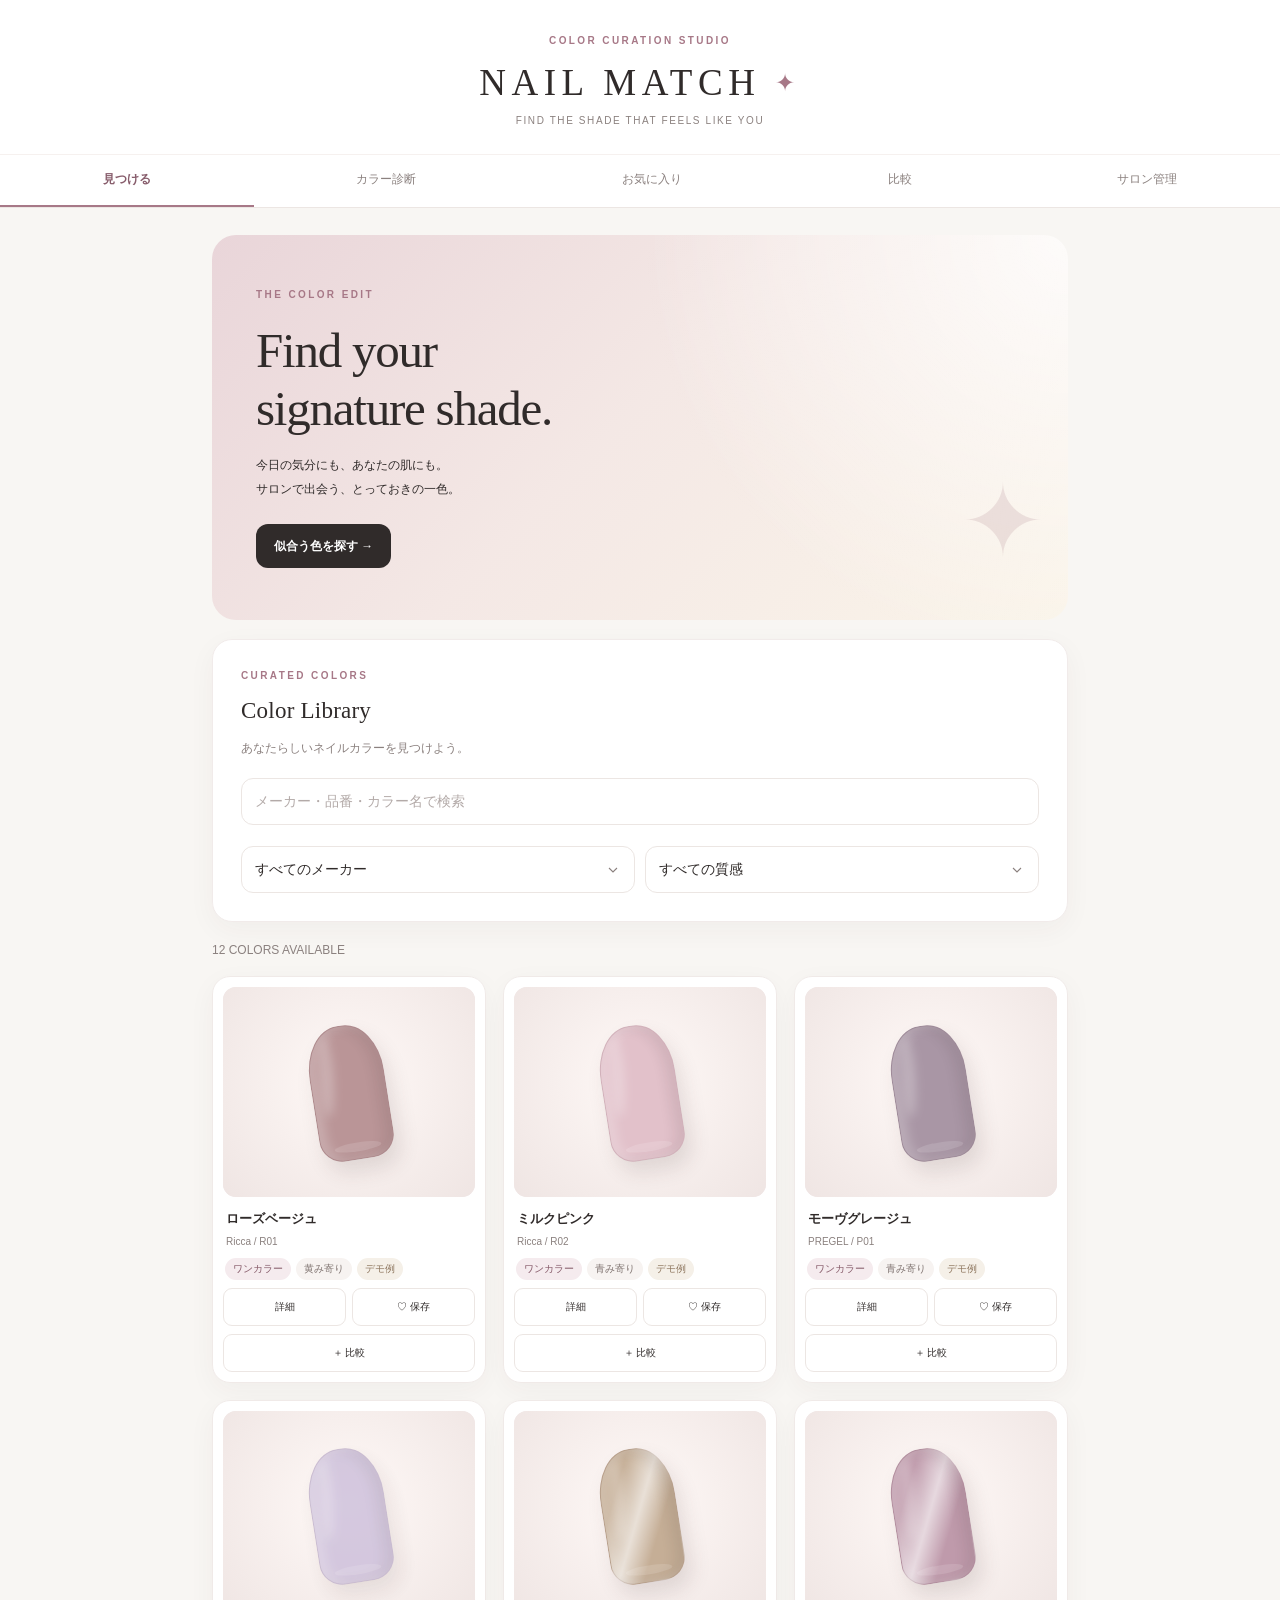
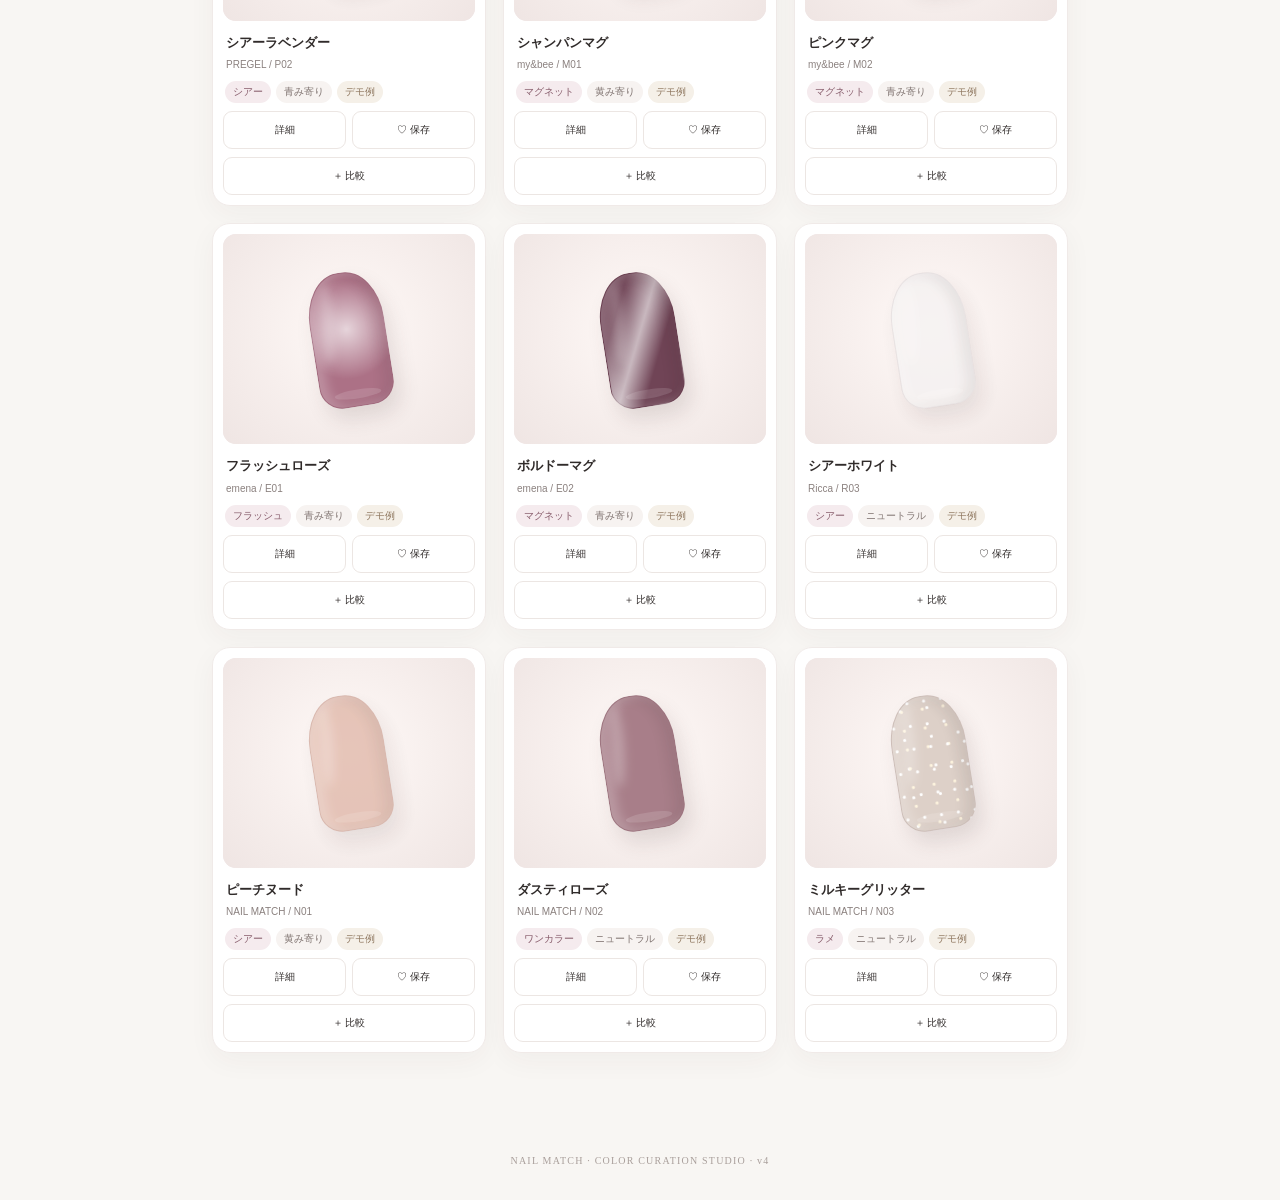
<file: v4.html>
<!DOCTYPE html>
<html lang="ja">
<head>
  <meta charset="UTF-8">
  <meta name="viewport"
    content="width=device-width, initial-scale=1">
  <meta name="theme-color" content="#f8f6f3">

  <title>NAIL MATCH | Color Curation Studio</title>

  <link rel="stylesheet" href="./v4.css">
  <script src="./v4.js" defer></script>
</head>

<body>

<header class="site-header">
  <div class="eyebrow">COLOR CURATION STUDIO</div>
  <h1>NAIL MATCH <span>✦</span></h1>
  <p>FIND THE SHADE THAT FEELS LIKE YOU</p>
</header>

<nav id="nav" class="main-nav">
  <button class="active" data-page="discover">
    見つける
  </button>
  <button data-page="diagnose">
    カラー診断
  </button>
  <button data-page="favorites">
    お気に入り
  </button>
  <button data-page="compare">
    比較
  </button>
  <button data-page="admin">
    サロン管理
  </button>
</nav>

<main>

  <!-- =================================
       DISCOVER
  ================================= -->

  <section id="discover" class="page active">

    <div class="hero">
      <div class="eyebrow">THE COLOR EDIT</div>
      <h2>Find your<br>signature shade.</h2>
      <p>
        今日の気分にも、あなたの肌にも。<br>
        サロンで出会う、とっておきの一色。
      </p>

      <button class="btn primary"
        data-go="diagnose">
        似合う色を探す →
      </button>
    </div>

    <div class="panel">
      <div class="eyebrow">CURATED COLORS</div>
      <h2>Color Library</h2>
      <p class="sub">
        あなたらしいネイルカラーを見つけよう。
      </p>

      <input
        id="search"
        class="field"
        placeholder="メーカー・品番・カラー名で検索">

      <div class="filters">
        <select id="brand" class="field">
          <option value="">すべてのメーカー</option>
        </select>

        <select id="finish" class="field">
          <option value="">すべての質感</option>
          <option>ワンカラー</option>
          <option>シアー</option>
          <option>マグネット</option>
          <option>フラッシュ</option>
          <option>ラメ</option>
        </select>
      </div>
    </div>

    <p id="count" class="sub"></p>
    <div id="catalog" class="color-grid"></div>

  </section>

  <!-- =================================
       PERSONAL COLOR DIAGNOSIS
  ================================= -->

  <section id="diagnose" class="page">

    <div class="panel">
      <div class="eyebrow">PERSONAL COLOR EDIT</div>
      <h2>Your shade, your mood.</h2>

      <p class="sub">
        肌の印象・気分・シーンから
        おすすめカラーを提案します。
      </p>

      <label for="tone">肌の印象</label>
      <select id="tone" class="field">
        <option value="any">わからない</option>
        <option value="warm">黄み寄り</option>
        <option value="cool">青み寄り</option>
        <option value="neutral">
          ニュートラル
        </option>
      </select>

      <label for="mood">今日の気分</label>
      <select id="mood" class="field">
        <option value="natural">
          ナチュラル・かわいい
        </option>
        <option value="elegant">
          上品・きれいめ
        </option>
        <option value="sparkle">
          華やか・キラキラ
        </option>
        <option value="mode">
          モード・大人っぽい
        </option>
      </select>

      <label for="scene">利用シーン</label>
      <select id="scene" class="field">
        <option value="daily">普段使い</option>
        <option value="office">オフィス</option>
        <option value="event">
          お出かけ・イベント
        </option>
      </select>

      <button id="diagnoseBtn"
        class="btn primary">
        おすすめカラーを表示 ✦
      </button>

      <div id="diagnoseInfo"
        class="result hidden"></div>
    </div>

    <div id="recommendations"
      class="color-grid"></div>

  </section>

  <!-- =================================
       FAVORITES
  ================================= -->

  <section id="favorites" class="page">

    <div class="panel">
      <div class="eyebrow">YOUR COLLECTION</div>
      <h2>My Favorites ♡</h2>
      <p class="sub">
        気になるカラーを保存して、
        あとから比較できます。
      </p>
    </div>

    <div id="favGrid" class="color-grid"></div>

  </section>

  <!-- =================================
       COMPARISON
  ================================= -->

  <section id="compare" class="page">

    <div class="panel">
      <div class="eyebrow">SHADE COMPARISON</div>
      <h2>Compare Colors</h2>
      <p class="sub">
        気になる2色を並べて比較。
      </p>

      <button id="clearCompare"
        class="btn outline">
        比較をクリア
      </button>
    </div>

    <div id="compareGrid"
      class="compare-grid"></div>

  </section>

  <!-- =================================
       SALON MANAGEMENT
  ================================= -->

  <section id="admin" class="page">

    <div class="panel">
      <div class="eyebrow">SALON STUDIO</div>
      <h2>Salon Color Manager</h2>

      <p class="sub">
        サロンの取り扱いカラーを管理。
      </p>

      <div id="stockCount" class="result"></div>
      <div id="stockList"></div>
    </div>

    <!-- AI / OCR SCAN -->

    <div class="panel">
      <div class="eyebrow">SMART GEL SCAN</div>
      <h2>Scan Your Gel ✦</h2>

      <p class="sub">
        ジェル容器のラベルを撮影すると、
        メーカー名と品番の候補を読み取ります。
      </p>

      <div class="scan-box">
        <div class="scan-icon">◎</div>
        <strong>ジェル容器を撮影</strong>
        <p class="sub">
          メーカー名と品番が見えるように
          撮影してください。
        </p>

        <label for="scanPhoto"
          class="btn primary">
          写真を撮影・選択する
        </label>

        <input
          id="scanPhoto"
          type="file"
          accept="image/*"
          capture="environment"
          class="hidden">
      </div>

      <div id="scanPreview"></div>
      <div id="scanStatus" class="sub"></div>
      <div id="scanResults"></div>

      <p class="small">
        ※読み取り結果は必ず確認してください。
        OCRによる誤認識が発生する場合があります。
      </p>
    </div>

    <!-- GEL REGISTRATION -->

    <div class="panel">
      <div class="eyebrow">COLOR REGISTRATION</div>
      <h2 id="formTitle">Add New Gel ♡</h2>

      <form id="gelForm">

        <label for="gelBrandSelect">
          メーカーを選択
        </label>

        <select id="gelBrandSelect"
          class="field">
          <option value="">
            メーカーを選択してください
          </option>
          <option value="__new__">
            ＋ 新しいメーカーを追加
          </option>
        </select>

        <div id="newBrandArea" class="hidden">
          <label for="gelBrand">
            新しいメーカー名
          </label>
          <input id="gelBrand"
            class="field"
            placeholder="メーカー名を入力">
        </div>

        <label for="gelCodeSelect">
          品番を選択
        </label>

        <select id="gelCodeSelect"
          class="field">
          <option value="">
            品番を選択してください
          </option>
          <option value="__new__">
            ＋ 新しい品番を追加
          </option>
        </select>

        <div id="newCodeArea" class="hidden">
          <label for="gelCode">
            新しい品番
          </label>
          <input id="gelCode"
            class="field"
            placeholder="例：M03">
        </div>

        <label for="gelName">
          カラー名
        </label>
        <input id="gelName"
          class="field"
          placeholder="例：シャンパンピンク">

        <label for="gelFinish">
          ジェルの種類
        </label>

        <select id="gelFinish" class="field">
          <option>ワンカラー</option>
          <option>シアー</option>
          <option>マグネット</option>
          <option>フラッシュ</option>
          <option>ラメ</option>
        </select>

        <label for="gelHex">
          カラー見本
        </label>

        <input id="gelHex"
          type="color"
          value="#d6a9b6"
          class="field color-input">

        <label for="gelTone">
          肌トーンの参考タグ
        </label>

        <select id="gelTone" class="field">
          <option value="neutral">
            ニュートラル
          </option>
          <option value="warm">黄み寄り</option>
          <option value="cool">青み寄り</option>
        </select>

        <label for="gelMood">
          おすすめムード
        </label>

        <select id="gelMood" class="field">
          <option value="natural">
            ナチュラル
          </option>
          <option value="elegant">上品</option>
          <option value="sparkle">華やか</option>
          <option value="mode">モード</option>
        </select>

        <label for="gelPhoto">
          施術写真・カラーチャート写真
        </label>

        <input id="gelPhoto"
          type="file"
          accept="image/*"
          class="field">

        <div id="photoPreview"></div>

        <button id="removePhoto"
          type="button"
          class="btn outline">
          写真を削除
        </button>

        <div class="form-actions">
          <button id="saveGelBtn"
            type="submit"
            class="btn primary">
            ジェルを登録する ✦
          </button>

          <button id="cancelEdit"
            type="button"
            class="btn outline hidden">
            編集をキャンセル
          </button>
        </div>

      </form>
    </div>

    <!-- BACKUP -->

    <div class="panel">
      <div class="eyebrow">DATA CONTROL</div>
      <h2>My Salon Data</h2>

      <p class="sub">
        登録データをバックアップ・復元できます。
      </p>

      <div class="form-actions">
        <button id="exportData"
          class="btn light">
          データを書き出す
        </button>

        <button id="importData"
          class="btn outline">
          データを復元する
        </button>
      </div>

      <input id="importFile"
        type="file"
        accept=".json,application/json"
        class="hidden">

      <button id="resetData"
        class="btn outline danger">
        サンプルデータに戻す
      </button>

      <p class="small">
        ※デモ版ではデータはこのブラウザ内に保存されます。
        別の端末とは自動同期されません。
      </p>
    </div>

  </section>

</main>

<dialog id="detail">
  <div class="modal">
    <div id="detailBody"></div>

    <button id="closeDetail"
      class="btn outline">
      閉じる
    </button>
  </div>
</dialog>

<footer>
  NAIL MATCH · COLOR CURATION STUDIO · v4
</footer>

</body>
</html>
</file>
<file: v4.css>
/* =========================================
   NAIL MATCH v4
   KOREAN LUXURY BEAUTY DESIGN
   ========================================= */

/* ---------- DESIGN TOKENS ---------- */

:root {
  --bg: #f8f6f3;
  --white: #ffffff;
  --ink: #302b2a;
  --muted: #8b817f;
  --rose: #a77887;
  --rose-dark: #875c6b;
  --rose-light: #f5ebee;
  --blush: #e9d5d9;
  --gold: #b8a28c;
  --line: #ece6e3;
  --shadow: 0 8px 28px rgba(70, 43, 48, .045);
  --radius: 20px;
}

/* ---------- RESET ---------- */

* {
  box-sizing: border-box;
}

html {
  scroll-behavior: smooth;
}

body {
  margin: 0;
  background: var(--bg);
  color: var(--ink);
  font-family:
    -apple-system,
    BlinkMacSystemFont,
    "Hiragino Kaku Gothic ProN",
    "Hiragino Sans",
    "Yu Gothic",
    sans-serif;
  font-size: 14px;
  line-height: 1.65;
  -webkit-font-smoothing: antialiased;
}

button,
input,
select,
textarea {
  font: inherit;
}

button {
  cursor: pointer;
  -webkit-tap-highlight-color: transparent;
}

button:disabled {
  opacity: .5;
  cursor: not-allowed;
}

img {
  max-width: 100%;
  display: block;
}

.hidden {
  display: none !important;
}

/* ---------- TYPOGRAPHY ---------- */

.eyebrow {
  color: var(--rose);
  font-size: 10px;
  font-weight: 600;
  letter-spacing: .24em;
  text-transform: uppercase;
}

.sub {
  color: var(--muted);
  font-size: 12px;
  line-height: 1.85;
}

.small {
  color: var(--muted);
  font-size: 11px;
  line-height: 1.8;
}

h1,
h2,
h3,
p {
  overflow-wrap: anywhere;
}

h2 {
  font-weight: 500;
  letter-spacing: .01em;
}

/* ---------- HEADER ---------- */

.site-header {
  background: var(--white);
  text-align: center;
  padding: 33px 16px 25px;
  border-bottom: 1px solid #f6f1ef;
}

.site-header h1 {
  margin: 10px 0 7px;
  font-family: Georgia, "Times New Roman", serif;
  font-size: clamp(27px, 7vw, 37px);
  font-weight: 400;
  letter-spacing: .15em;
  line-height: 1.25;
}

.site-header h1 span {
  color: var(--rose);
  font-size: .65em;
  vertical-align: 12%;
}

.site-header p {
  margin: 0;
  color: var(--muted);
  font-size: 10px;
  letter-spacing: .16em;
}

/* ---------- NAVIGATION ---------- */

.main-nav {
  position: sticky;
  top: 0;
  z-index: 30;
  display: flex;
  width: 100%;
  overflow-x: auto;
  background: rgba(255, 255, 255, .97);
  border-bottom: 1px solid var(--line);
  scrollbar-width: none;
  -webkit-overflow-scrolling: touch;
}

.main-nav::-webkit-scrollbar {
  display: none;
}

.main-nav button {
  flex: 1 0 auto;
  min-width: 74px;
  min-height: 52px;
  padding: 14px 8px;
  border: none;
  border-bottom: 2px solid transparent;
  background: transparent;
  color: var(--muted);
  font-size: 11px;
  font-weight: 500;
  white-space: nowrap;
  transition: color .2s, border-color .2s;
}

.main-nav button.active {
  color: var(--rose-dark);
  border-bottom-color: var(--rose);
  font-weight: 700;
}

/* ---------- MAIN LAYOUT ---------- */

main {
  width: 100%;
  max-width: 900px;
  margin: 0 auto;
  padding: 20px 15px 65px;
}

.page {
  display: none;
  animation: fadeUp .3s ease both;
}

.page.active {
  display: block;
}

@keyframes fadeUp {
  from {
    opacity: 0;
    transform: translateY(8px);
  }

  to {
    opacity: 1;
    transform: translateY(0);
  }
}

/* ---------- HERO ---------- */

.hero {
  position: relative;
  overflow: hidden;
  min-height: 300px;
  padding: 40px 27px;
  margin-bottom: 19px;
  border-radius: 24px;
  background:
    radial-gradient(
      circle at 100% 0%,
      rgba(255, 255, 255, .8),
      transparent 45%
    ),
    linear-gradient(
      135deg,
      #e9d5d9 0%,
      #f4e8e5 48%,
      #faf4e9 100%
    );
}

.hero::after {
  content: "✦";
  position: absolute;
  right: 23px;
  bottom: 15px;
  color: rgba(169, 120, 135, .18);
  font-size: 100px;
  font-family: Georgia, serif;
  pointer-events: none;
}

.hero h2 {
  position: relative;
  z-index: 1;
  margin: 18px 0 16px;
  font-family: Georgia, "Times New Roman", serif;
  font-size: clamp(33px, 9vw, 49px);
  font-weight: 400;
  line-height: 1.18;
  letter-spacing: -.025em;
}

.hero p {
  position: relative;
  z-index: 1;
  margin: 0 0 23px;
  font-size: 12px;
  line-height: 2;
}

.hero .btn {
  position: relative;
  z-index: 1;
}

/* ---------- PANELS ---------- */

.panel {
  background: var(--white);
  border: 1px solid #f1ebea;
  border-radius: var(--radius);
  padding: 23px 20px;
  margin-bottom: 17px;
  box-shadow: var(--shadow);
}

.panel > .eyebrow {
  margin-bottom: 10px;
}

.panel h2 {
  margin: 0 0 10px;
  font-family: Georgia, "Hiragino Sans", serif;
  font-size: 23px;
  font-weight: 400;
  line-height: 1.4;
}

.panel > .sub {
  margin: 5px 0 19px;
}

/* ---------- FORM FIELDS ---------- */

label {
  display: block;
}

form label,
.panel > label {
  margin-top: 15px;
  margin-bottom: 5px;
  color: #62595a;
  font-size: 12px;
  font-weight: 600;
}

.field {
  display: block;
  width: 100%;
  min-width: 0;
  min-height: 47px;
  padding: 12px 13px;
  margin: 7px 0 14px;
  border: 1px solid var(--line);
  border-radius: 12px;
  outline: none;
  background: #fff;
  color: var(--ink);
  font-size: 14px;
  line-height: 1.4;
  transition:
    border-color .2s,
    box-shadow .2s;
}

.field::placeholder {
  color: #b3aaa8;
}

.field:focus {
  border-color: var(--rose);
  box-shadow: 0 0 0 3px rgba(167, 120, 135, .1);
}

select.field {
  appearance: none;
  -webkit-appearance: none;
  padding-right: 38px;
  background-image:
    url("data:image/svg+xml,%3Csvg xmlns='http://www.w3.org/2000/svg' width='16' height='16' fill='none' stroke='%238b817f' stroke-width='1.6' viewBox='0 0 24 24'%3E%3Cpath d='m6 9 6 6 6-6'/%3E%3C/svg%3E");
  background-repeat: no-repeat;
  background-position: right 13px center;
  background-size: 16px;
}

input[type="file"].field {
  height: auto;
  padding: 12px;
  font-size: 12px;
}

input[type="file"]::file-selector-button {
  margin-right: 10px;
  padding: 9px 12px;
  border: 0;
  border-radius: 9px;
  background: var(--rose-light);
  color: var(--rose-dark);
  font-size: 11px;
}

.color-input {
  height: 59px;
  padding: 6px;
  cursor: pointer;
}

.filters {
  display: grid;
  grid-template-columns: minmax(0, 1fr) minmax(0, 1fr);
  gap: 10px;
}

.filters .field {
  margin-bottom: 0;
}

/* ---------- BUTTONS ---------- */

.btn {
  display: inline-flex;
  align-items: center;
  justify-content: center;
  gap: 7px;
  max-width: 100%;
  min-height: 44px;
  padding: 12px 17px;
  border: 1px solid transparent;
  border-radius: 12px;
  background: var(--ink);
  color: white;
  font-size: 12px;
  font-weight: 600;
  line-height: 1.4;
  text-align: center;
  text-decoration: none;
  transition:
    transform .15s,
    background .2s,
    box-shadow .2s;
}

.btn:active {
  transform: scale(.98);
}

.btn.primary {
  background: var(--ink);
  color: white;
}

.btn.light {
  background: var(--rose-light);
  color: var(--rose-dark);
}

.btn.outline {
  background: white;
  border-color: var(--line);
  color: var(--ink);
}

.btn.danger {
  color: #a05d65;
  border-color: #ecd8dc;
}

.form-actions {
  display: flex;
  flex-wrap: wrap;
  gap: 9px;
  margin: 20px 0 10px;
}

.form-actions .btn {
  flex: 1 1 145px;
}

/* ---------- COLOR LIBRARY ---------- */

.color-grid {
  display: grid;
  grid-template-columns:
    repeat(2, minmax(0, 1fr));
  gap: 12px;
  margin: 15px 0 20px;
}

.tile {
  min-width: 0;
  padding: 10px;
  background: var(--white);
  border: 1px solid #f0eae8;
  border-radius: 18px;
  box-shadow: var(--shadow);
  overflow: hidden;
}

.visual {
  position: relative;
  display: flex;
  align-items: center;
  justify-content: center;
  width: 100%;
  height: 174px;
  overflow: hidden;
  border-radius: 13px;
  background: #f2e9eb;
}

.visual img {
  width: 100%;
  height: 100%;
  object-fit: cover;
}

.tile h3 {
  margin: 12px 3px 4px;
  font-size: 13px;
  font-weight: 600;
  line-height: 1.5;
}

.meta {
  margin: 0 3px;
  color: var(--muted);
  font-size: 10px;
  line-height: 1.7;
}

/* ---------- NAIL SHAPE PREVIEW ---------- */

.nail-preview {
  position: relative;
  display: flex;
  align-items: center;
  justify-content: center;
  width: 100%;
  height: 100%;
  background:
    radial-gradient(
      circle at 50% 45%,
      #fff9f7,
      #efe5e3
    );
}

.nail-shape {
  position: relative;
  width: 63px;
  height: 118px;
  border-radius: 35px 35px 23px 23px /
    50px 50px 23px 23px;
  background: var(--nail-color, #d6a9b6);
  border: 1px solid rgba(70, 40, 50, .1);
  box-shadow:
    inset 7px 0 12px rgba(255, 255, 255, .23),
    inset -8px 0 13px rgba(30, 20, 25, .09),
    5px 12px 20px rgba(70, 43, 48, .13);
  transform: rotate(-9deg);
}

.nail-shape::before {
  content: "";
  position: absolute;
  top: 8px;
  left: 10px;
  width: 13px;
  height: 80px;
  border-radius: 50%;
  background: rgba(255, 255, 255, .26);
  filter: blur(5px);
  transform: rotate(5deg);
}

.nail-shape::after {
  content: "";
  position: absolute;
  bottom: 7px;
  left: 13px;
  right: 13px;
  height: 9px;
  border-radius: 50%;
  background: rgba(255, 255, 255, .13);
}

.nail-preview.magnetic .nail-shape {
  background:
    linear-gradient(
      115deg,
      transparent 25%,
      rgba(255, 255, 255, .62) 48%,
      transparent 68%
    ),
    var(--nail-color, #d6a9b6);
}

.nail-preview.glitter .nail-shape {
  background:
    radial-gradient(
      circle at 25% 20%,
      #ffffff 0 1px,
      transparent 2px
    ),
    radial-gradient(
      circle at 70% 65%,
      #fff5df 0 1px,
      transparent 2px
    ),
    radial-gradient(
      circle at 50% 40%,
      #ffffff 0 1px,
      transparent 2px
    ),
    var(--nail-color, #d6a9b6);
  background-size:
    17px 23px,
    21px 19px,
    27px 29px,
    auto;
}

.nail-preview.sheer .nail-shape {
  opacity: .76;
}

.nail-preview.flash .nail-shape {
  background:
    radial-gradient(
      circle at 48% 42%,
      rgba(255, 255, 255, .7),
      transparent 58%
    ),
    var(--nail-color, #d6a9b6);
}

/* ---------- TAGS ---------- */

.pill {
  display: inline-block;
  max-width: 100%;
  padding: 5px 10px;
  margin: 9px 3px;
  border-radius: 99px;
  background: var(--rose-light);
  color: var(--rose-dark);
  font-size: 10px;
  line-height: 1.4;
}

.tag-list {
  display: flex;
  flex-wrap: wrap;
  gap: 5px;
  margin: 8px 2px;
}

.tag {
  display: inline-flex;
  align-items: center;
  padding: 4px 8px;
  border-radius: 99px;
  background: #f7f3f1;
  color: #817572;
  font-size: 10px;
  line-height: 1.4;
}

.tag.rose {
  background: var(--rose-light);
  color: var(--rose-dark);
}

.tag.gold {
  background: #f5f0e8;
  color: #8e765e;
}

/* ---------- CARD ACTIONS ---------- */

.actions {
  display: flex;
  gap: 6px;
  margin-top: 8px;
}

.actions button {
  flex: 1;
  min-width: 0;
  min-height: 38px;
  padding: 8px 4px;
  border: 1px solid var(--line);
  border-radius: 9px;
  background: white;
  color: var(--ink);
  font-size: 10px;
}

.actions button.saved {
  background: var(--rose-light);
  border-color: var(--rose-light);
  color: var(--rose-dark);
}

/* ---------- COMPARISON ---------- */

.compare-grid {
  display: grid;
  grid-template-columns:
    repeat(2, minmax(0, 1fr));
  gap: 11px;
}

.compare-grid .visual {
  height: 160px;
}

.compare-grid .btn {
  width: 100%;
  margin-top: 12px;
  padding: 10px 5px;
  font-size: 11px;
}

/* ---------- RESULT / EMPTY ---------- */

.result {
  padding: 15px;
  margin: 15px 0;
  border-radius: 13px;
  background: #f7f0f0;
  color: #66595d;
  font-size: 12px;
  line-height: 1.9;
}

.empty {
  grid-column: 1 / -1;
  padding: 36px 15px;
  color: var(--muted);
  font-size: 12px;
  text-align: center;
}

/* ---------- SALON STOCK LIST ---------- */

.stock-row {
  display: flex;
  align-items: center;
  gap: 9px;
  padding: 14px 0;
  border-bottom: 1px solid var(--line);
}

.stock-row:last-child {
  border-bottom: 0;
}

.stock-row input[type="checkbox"] {
  width: 21px;
  height: 21px;
  flex-shrink: 0;
  accent-color: var(--rose);
}

.stock-swatch {
  width: 36px;
  height: 36px;
  flex-shrink: 0;
  border: 1px solid rgba(0, 0, 0, .04);
  border-radius: 10px;
  background: var(--swatch, #d6a9b6);
}

.stock-info {
  flex: 1;
  min-width: 0;
}

.stock-info strong {
  display: block;
  font-size: 12px;
  font-weight: 600;
}

.stock-info .small {
  display: block;
}

.stock-row .btn {
  min-height: 35px;
  padding: 7px 9px;
  border-radius: 9px;
  font-size: 11px;
}

/* ---------- SMART GEL SCAN ---------- */

.scan-box {
  display: flex;
  flex-direction: column;
  align-items: center;
  justify-content: center;
  padding: 29px 15px;
  margin: 17px 0;
  border: 1px dashed #d9bdc5;
  border-radius: 18px;
  background:
    linear-gradient(
      145deg,
      #fbf7f7,
      #f8f1f0
    );
  text-align: center;
}

.scan-icon {
  display: flex;
  align-items: center;
  justify-content: center;
  width: 60px;
  height: 60px;
  margin-bottom: 13px;
  border-radius: 50%;
  background: white;
  color: var(--rose);
  font-size: 31px;
  box-shadow: var(--shadow);
}

.scan-box strong {
  font-size: 14px;
  font-weight: 600;
}

.scan-box .sub {
  max-width: 260px;
  margin: 8px auto 17px;
}

.scan-box .btn {
  width: auto;
  max-width: 100%;
}

#scanPreview img {
  display: block;
  width: 100%;
  max-height: 270px;
  margin: 12px 0;
  border-radius: 15px;
  object-fit: contain;
  background: #f5f0ef;
}

#scanStatus {
  margin: 12px 0;
  text-align: center;
}

#scanResults {
  margin: 12px 0;
}

#scanResults .result {
  border: 1px solid #ecdfe2;
}

/* ---------- PHOTO PREVIEW ---------- */

#photoPreview {
  margin: 12px 0;
}

#photoPreview img {
  width: 100%;
  max-height: 270px;
  border-radius: 15px;
  object-fit: cover;
}

#removePhoto {
  margin-bottom: 8px;
}

/* ---------- ADMIN FORM ---------- */

#gelForm {
  display: block;
  width: 100%;
}

#gelForm label {
  display: block;
  width: 100%;
  margin: 16px 0 5px;
  color: #665c5c;
  font-size: 12px;
  font-weight: 600;
}

#gelForm .field {
  display: block;
  width: 100%;
  margin: 5px 0 12px;
}

#newBrandArea,
#newCodeArea {
  padding: 3px 12px;
  margin: 0 0 12px;
  border-left: 2px solid var(--blush);
  background: #fdfafa;
  border-radius: 0 10px 10px 0;
}

#newBrandArea label,
#newCodeArea label {
  margin-top: 12px;
}

/* ---------- DIALOG ---------- */

dialog {
  width: min(94vw, 510px);
  max-height: 88dvh;
  padding: 0;
  border: 0;
  border-radius: 22px;
  background: white;
  color: var(--ink);
  box-shadow: 0 24px 80px rgba(20, 15, 20, .2);
  overflow-y: auto;
}

dialog::backdrop {
  background: rgba(29, 22, 27, .57);
  backdrop-filter: blur(3px);
}

.modal {
  padding: 22px;
}

.modal .visual {
  height: 245px;
}

.modal h2 {
  margin: 15px 0 6px;
  font-family: Georgia, "Hiragino Sans", serif;
  font-size: 25px;
  font-weight: 400;
}

.modal > .btn {
  width: 100%;
  margin-top: 15px;
}

/* ---------- FOOTER ---------- */

footer {
  padding: 0 15px 30px;
  color: #a99f9b;
  font-family: Georgia, serif;
  font-size: 10px;
  letter-spacing: .12em;
  text-align: center;
}

/* ---------- ACCESSIBILITY ---------- */

button:focus-visible,
a:focus-visible,
input:focus-visible,
select:focus-visible {
  outline: 2px solid var(--rose);
  outline-offset: 3px;
}

/* ---------- MOBILE ---------- */

@media (max-width: 390px) {
  main {
    padding-left: 12px;
    padding-right: 12px;
  }

  .panel {
    padding: 20px 16px;
  }

  .hero {
    padding: 34px 22px;
  }

  .visual {
    height: 152px;
  }

  .nail-shape {
    width: 55px;
    height: 105px;
  }

  .tile {
    padding: 8px;
  }

  .tile h3 {
    font-size: 12px;
  }

  .stock-row {
    gap: 6px;
  }

  .stock-row .btn {
    padding: 7px;
    font-size: 10px;
  }
}

/* ---------- TABLET / DESKTOP ---------- */

@media (min-width: 650px) {
  main {
    padding: 27px 22px 80px;
  }

  .hero {
    min-height: 350px;
    padding: 52px 44px;
  }

  .panel {
    padding: 28px;
  }

  .color-grid {
    grid-template-columns:
      repeat(3, minmax(0, 1fr));
    gap: 17px;
  }

  .visual {
    height: 210px;
  }

  .nail-shape {
    width: 75px;
    height: 135px;
  }

  .main-nav button {
    font-size: 12px;
  }
}

/* ---------- REDUCED MOTION ---------- */

@media (prefers-reduced-motion: reduce) {
  html {
    scroll-behavior: auto;
  }

  .page {
    animation: none;
  }

  .btn,
  .field,
  .main-nav button {
    transition: none;
  }
}
</file>
